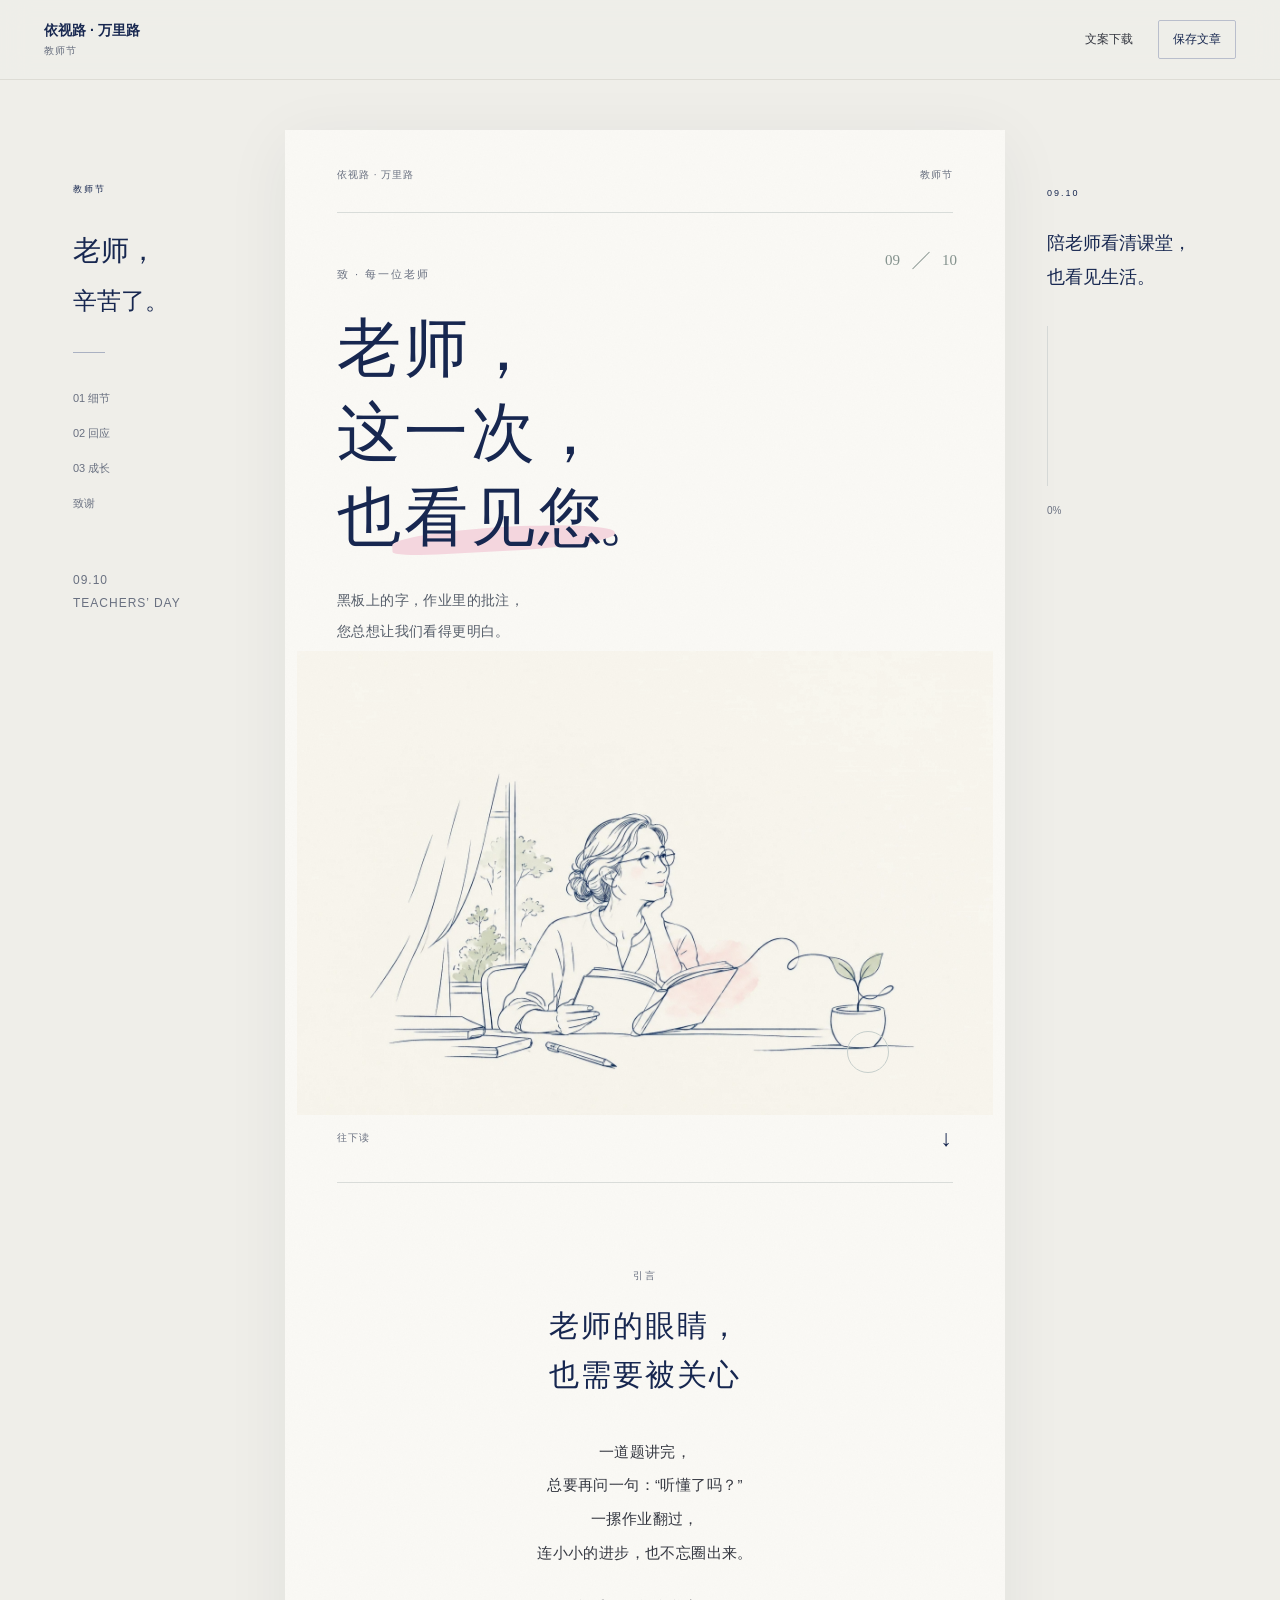
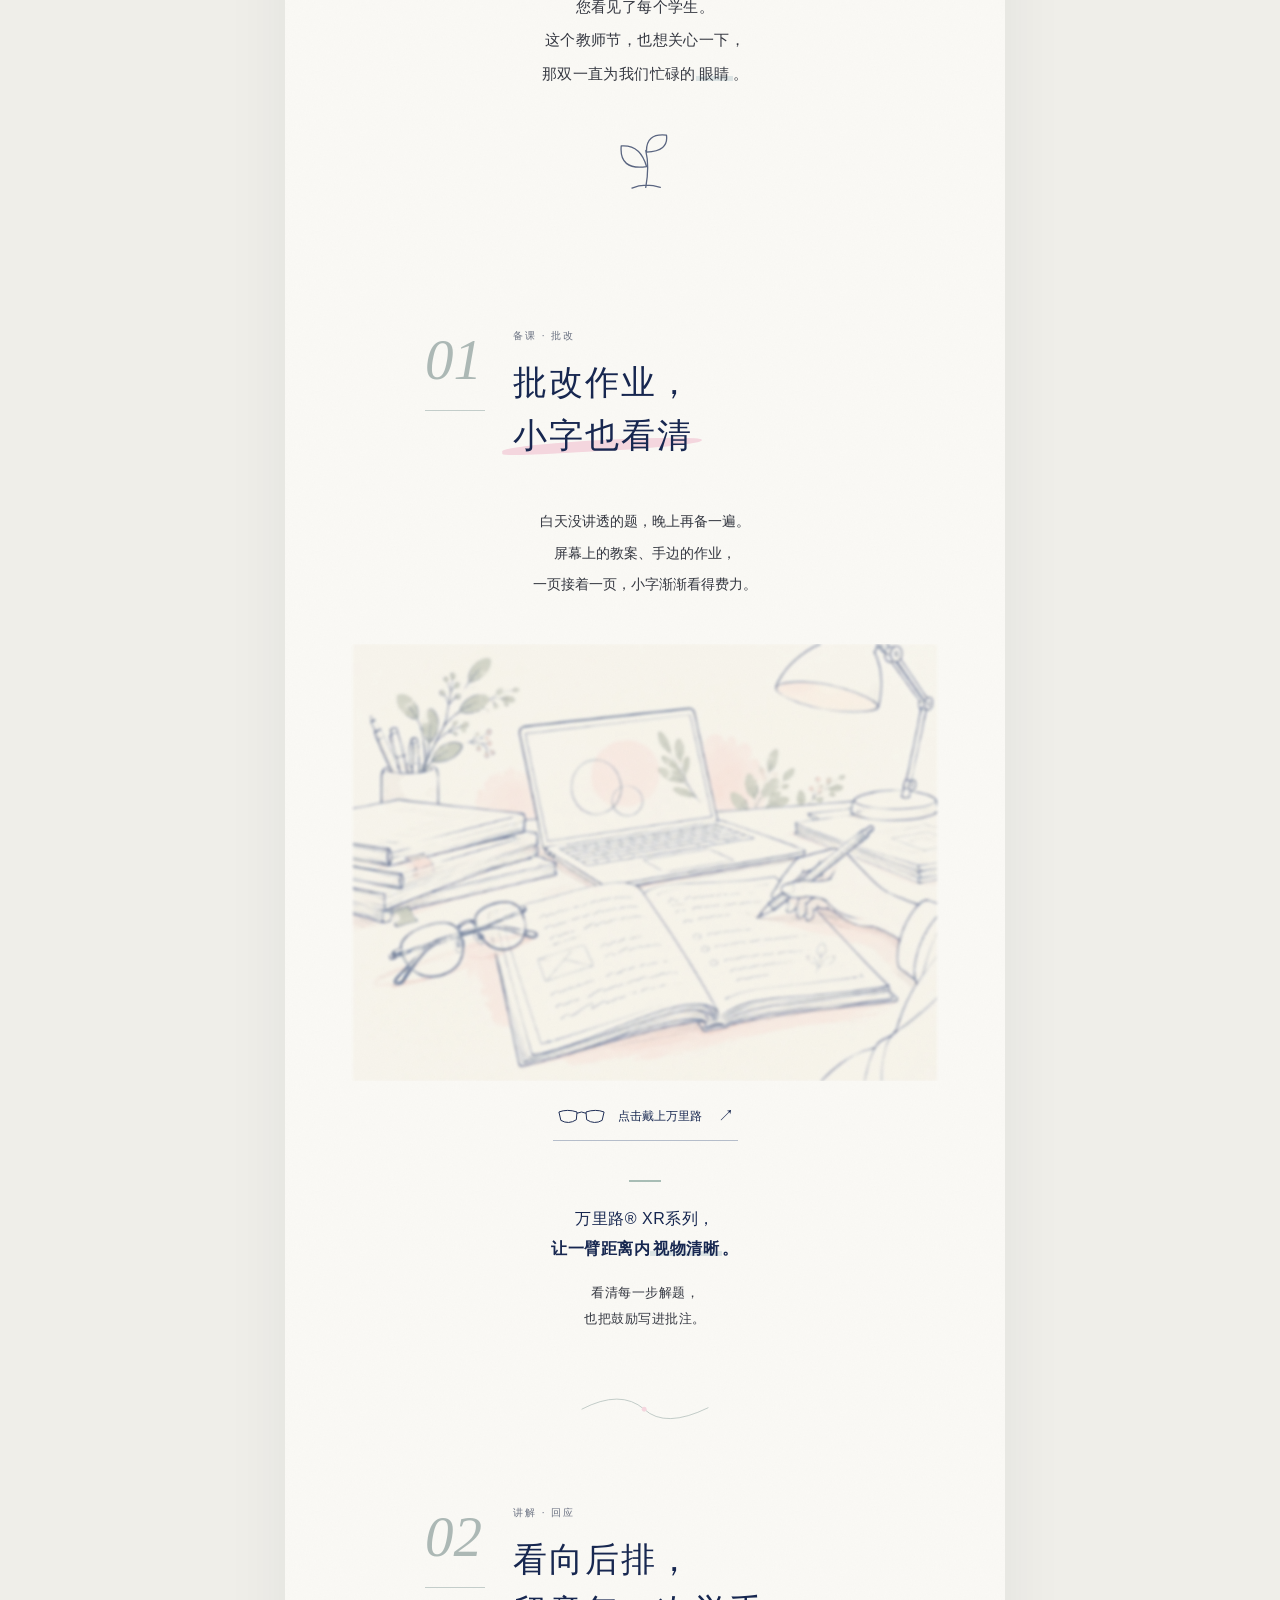
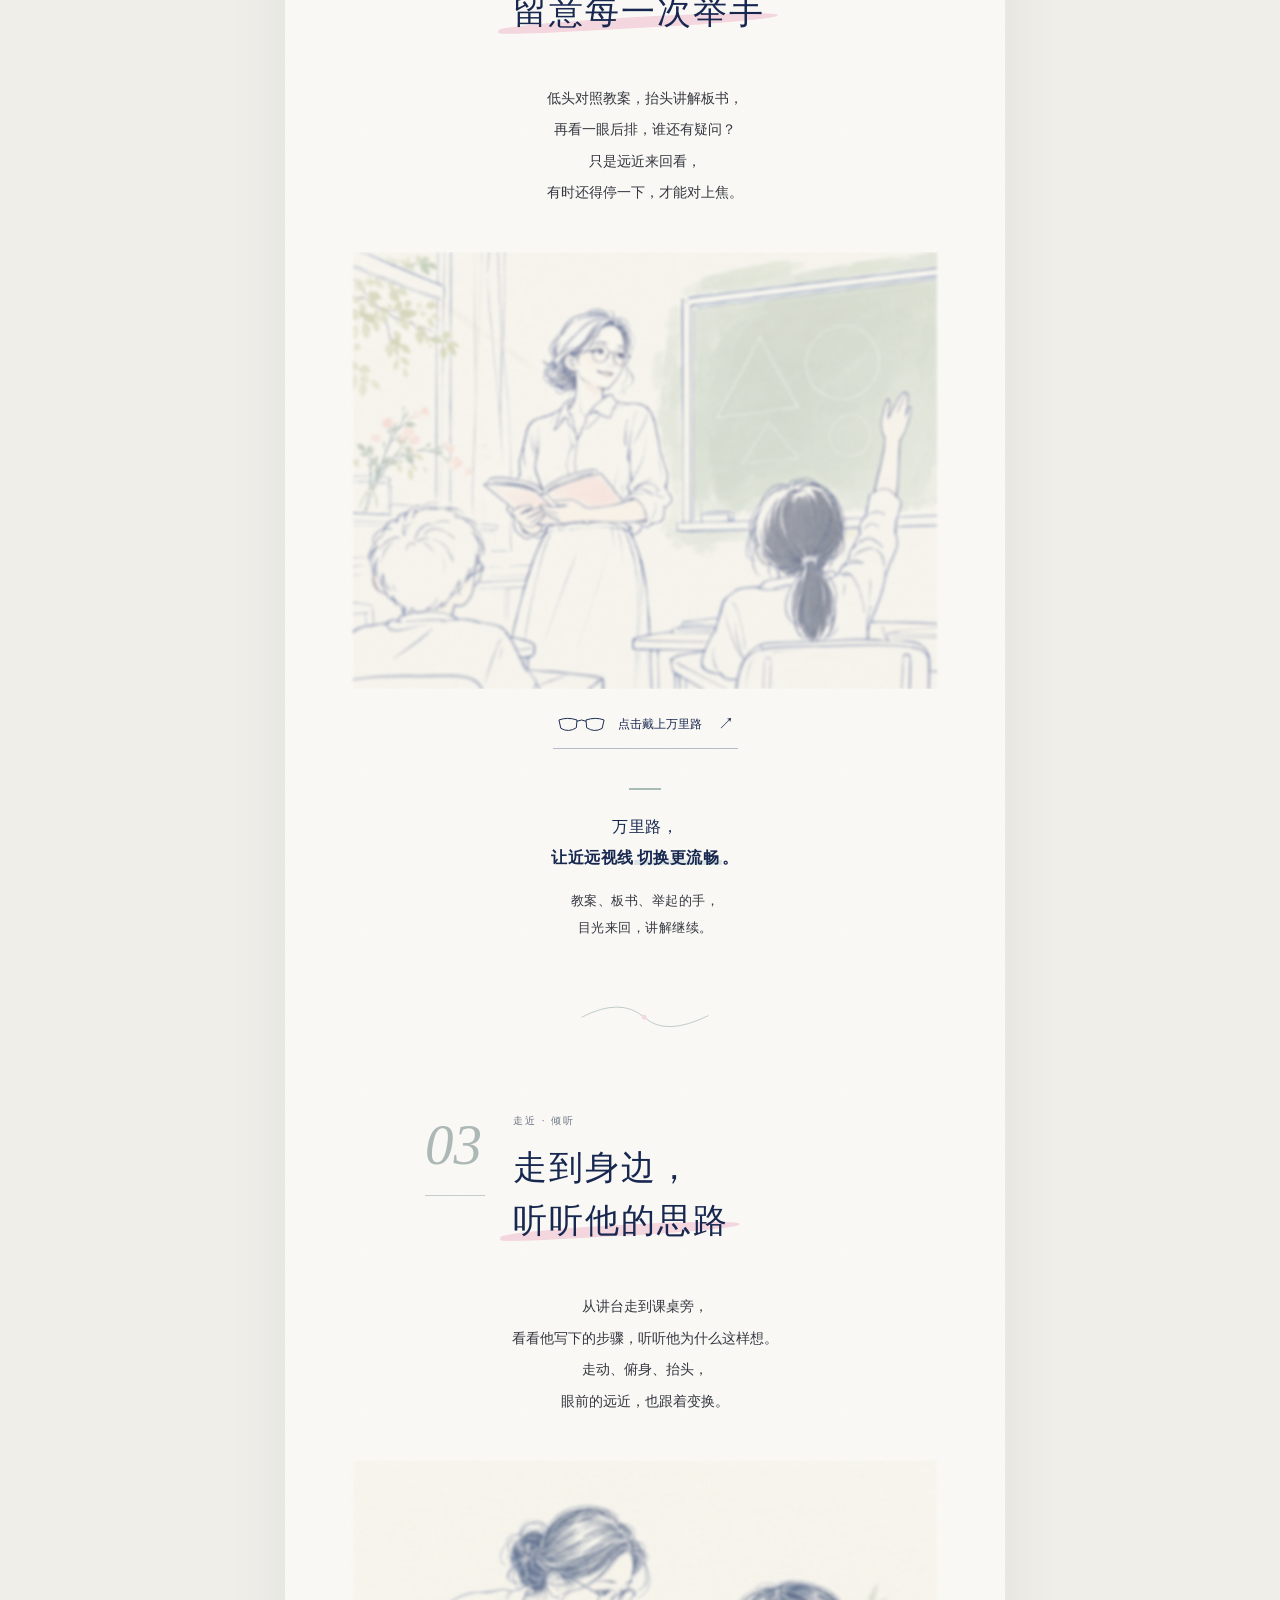
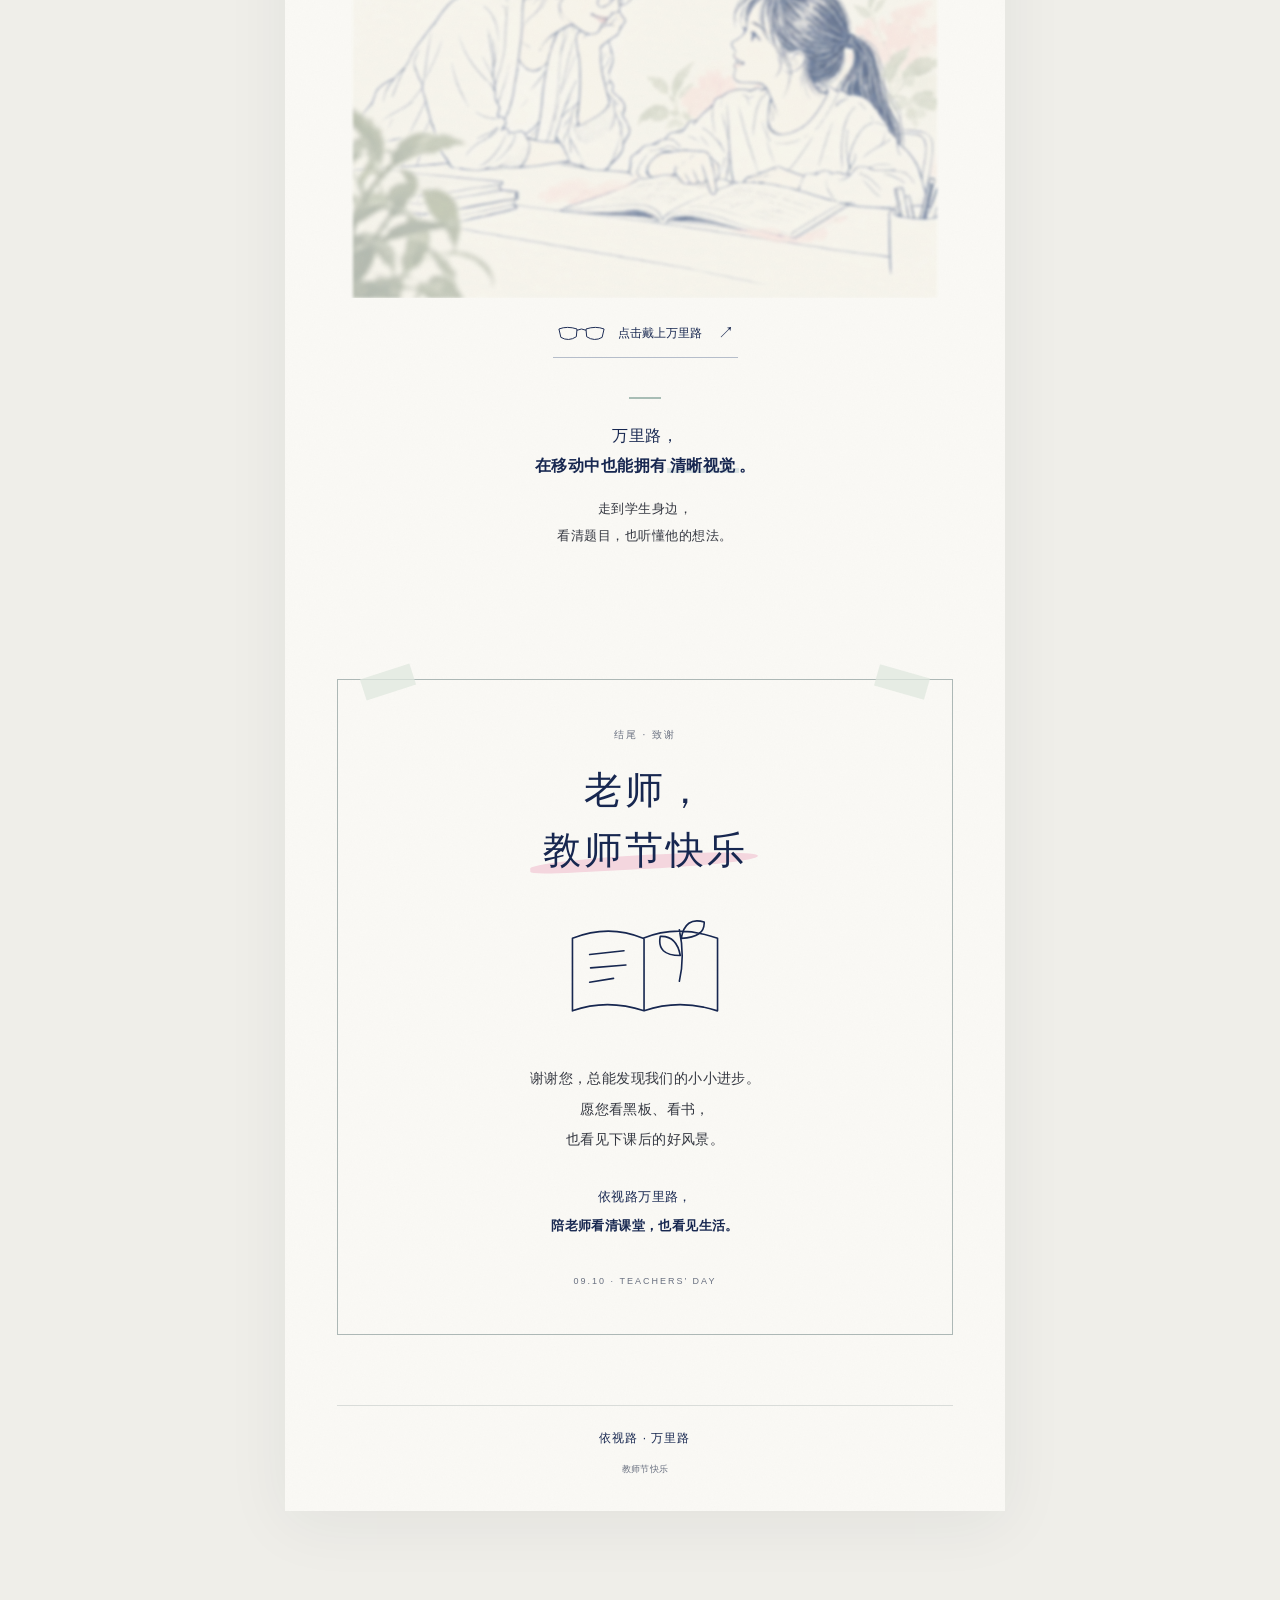
<file: index.html>
<!doctype html>
<html lang="zh-CN">
<head><meta charset="utf-8"><meta name="viewport" content="width=device-width,initial-scale=1"><title>老师，这一次，也看见您｜教师节</title><meta name="description" content="教师节，陪老师看清课堂，也看见生活。"><link rel="stylesheet" href="styles.css"><link rel="icon" href="data:image/svg+xml,%3Csvg xmlns='http://www.w3.org/2000/svg' viewBox='0 0 64 64'%3E%3Crect width='64' height='64' rx='32' fill='%23172750'/%3E%3Ctext x='32' y='44' text-anchor='middle' font-size='38' fill='%23faf9f5'%3E目%3C/text%3E%3C/svg%3E"><meta property="og:title" content="老师，这一次，也看见您｜教师节"><meta property="og:description" content="黑板上的字，作业里的批注，老师总想让我们看得更明白。"><meta property="og:type" content="website"><meta property="og:url" content="https://mon24123.github.io/teachers-day-editorial-preview/"><meta property="og:image" content="https://mon24123.github.io/teachers-day-editorial-preview/assets/hero.png"></head>
<body>
<header class="toolbar"><a class="project" href="#article"><span>依视路 · 万里路<span class="project-sub">教师节</span></span></a><nav aria-label="文章工具"><a href="文案.txt" download>文案下载</a><button type="button" id="print">保存文章</button></nav></header>
<div class="reading-layout">
<aside class="side-note"><span class="tiny">教师节</span><p>老师，<br><em>辛苦了。</em></p><span class="side-rule"></span><a href="#chapter-1">01 细节</a><a href="#chapter-2">02 回应</a><a href="#chapter-3">03 成长</a><a href="#closing">致谢</a><span class="side-foot">09.10<br>TEACHERS’ DAY</span></aside>
<main class="paper" id="article">
<section class="cover" aria-labelledby="title">
<div class="article-meta"><span>依视路 · 万里路</span><span>教师节</span></div>
<div class="cover-date"><span>09</span><i></i><span>10</span></div>
<p class="eyebrow">致 · 每一位老师</p>
<h1 id="title">老师，<br>这一次，<br>也<span class="brush">看见您</span><span class="title-dot">。</span></h1>
<p class="cover-deck">黑板上的字，作业里的批注，<br>您总想让我们看得更明白。</p>
<div class="cover-art"><img src="assets/hero.webp" alt="原创线稿插画：戴眼镜的老师在窗边备课，桌上有一本打开的书和一株幼苗。" width="1536" height="1024" fetchpriority="high"><span class="art-circle"></span></div>
<div class="scroll-cue"><span>往下读</span><span aria-hidden="true">↓</span></div>
</section>
<section class="prologue" aria-labelledby="intro-title">
<span class="section-label">引言</span><h2 id="intro-title">老师的眼睛，<br>也需要被关心</h2>
<p>一道题讲完，<br>总要再问一句：“听懂了吗？”<br>一摞作业翻过，<br>连小小的进步，也不忘圈出来。</p>
<p>您看见了每个学生。<br>这个教师节，也想关心一下，<br>那双一直为我们忙碌的<span class="underline">眼睛</span>。</p>
<div class="doodle sprout" aria-hidden="true"><svg viewBox="0 0 120 90"><path d="M61 80 Q66 52 61 32 M62 53 Q26 58 29 26 Q54 24 62 53 M62 34 Q61 9 88 12 Q91 33 62 34 M43 81 Q59 74 80 80"/></svg></div>
</section>
<section class="chapter" id="chapter-1" aria-labelledby="chapter-title-1">
<div class="chapter-head"><span class="chapter-number">01</span><div><span class="section-label">备课 · 批改</span><h2 id="chapter-title-1">批改作业，<br><span class="brush small">小字也看清</span></h2></div></div>
<div class="chapter-copy"><p>白天没讲透的题，晚上再备一遍。<br>屏幕上的教案、手边的作业，<br>一页接着一页，小字渐渐看得费力。</p></div>
<div class="vision-scene" data-scene="1"><div class="scene-view"><img class="scene-image" src="assets/desk.webp" alt="原创线稿插画：老师的手在作业本上批注，旁边放着备课电脑与教案。" width="1536" height="1024" loading="lazy"><div class="lens-outline" aria-hidden="true"><svg viewBox="0 0 640 430" preserveAspectRatio="none"><path d="M 7 177 C -10 64 120 33 251 51 C 340 63 345 166 302 255 C 257 336 114 348 42 281 C 23 262 11 221 7 177 Z M 633 177 C 650 64 520 33 389 51 C 300 63 295 166 338 255 C 383 336 526 348 598 281 C 617 262 629 221 633 177 Z M 309 117 Q 320 103 331 117"/></svg></div></div><button class="focus-toggle" type="button" aria-pressed="false" aria-label="戴上眼镜看清作业"><svg viewBox="0 0 76 26" aria-hidden="true"><path d="M3 6 Q16 1 31 6 L30 18 Q18 26 6 19 Z M45 6 Q60 1 73 6 L70 19 Q58 26 46 18 Z M31 8 Q38 4 45 8"/></svg><span>点击戴上万里路</span><span class="toggle-arrow" aria-hidden="true">↗</span></button></div>
<div class="benefit"><span class="benefit-marker" aria-hidden="true"></span><p>万里路® XR系列，<br><strong>让一臂距离内<span class="underline">视物清晰</span>。</strong></p><p class="benefit-end">看清每一步解题，<br>也把鼓励写进批注。</p></div>
</section>
<div class="interlude" aria-hidden="true"><svg viewBox="0 0 160 40"><path d="M2 20 Q50 -5 79 20 Q105 44 158 18"/><circle cx="79" cy="20" r="3"/></svg></div>
<section class="chapter" id="chapter-2" aria-labelledby="chapter-title-2">
<div class="chapter-head"><span class="chapter-number">02</span><div><span class="section-label">讲解 · 回应</span><h2 id="chapter-title-2">看向后排，<br><span class="brush small">留意每一次举手</span></h2></div></div>
<div class="chapter-copy"><p>低头对照教案，抬头讲解板书，<br>再看一眼后排，谁还有疑问？<br>只是远近来回看，<br>有时还得停一下，才能对上焦。</p></div>
<div class="vision-scene" data-scene="2"><div class="scene-view"><img class="scene-image" src="assets/classroom.webp" alt="原创线稿插画：老师从教案抬起头，关注课堂后排举手的学生。" width="1536" height="1024" loading="lazy"><div class="lens-outline" aria-hidden="true"><svg viewBox="0 0 640 430" preserveAspectRatio="none"><path d="M 7 177 C -10 64 120 33 251 51 C 340 63 345 166 302 255 C 257 336 114 348 42 281 C 23 262 11 221 7 177 Z M 633 177 C 650 64 520 33 389 51 C 300 63 295 166 338 255 C 383 336 526 348 598 281 C 617 262 629 221 633 177 Z M 309 117 Q 320 103 331 117"/></svg></div></div><button class="focus-toggle" type="button" aria-pressed="false" aria-label="戴上眼镜看看课堂"><svg viewBox="0 0 76 26" aria-hidden="true"><path d="M3 6 Q16 1 31 6 L30 18 Q18 26 6 19 Z M45 6 Q60 1 73 6 L70 19 Q58 26 46 18 Z M31 8 Q38 4 45 8"/></svg><span>点击戴上万里路</span><span class="toggle-arrow" aria-hidden="true">↗</span></button></div>
<div class="benefit"><span class="benefit-marker" aria-hidden="true"></span><p>万里路，<br><strong>让近远视线<span class="underline">切换更流畅</span>。</strong></p><p class="benefit-end">教案、板书、举起的手，<br>目光来回，讲解继续。</p></div>
</section>
<div class="interlude" aria-hidden="true"><svg viewBox="0 0 160 40"><path d="M2 20 Q50 -5 79 20 Q105 44 158 18"/><circle cx="79" cy="20" r="3"/></svg></div>
<section class="chapter" id="chapter-3" aria-labelledby="chapter-title-3">
<div class="chapter-head"><span class="chapter-number">03</span><div><span class="section-label">走近 · 倾听</span><h2 id="chapter-title-3">走到身边，<br><span class="brush small">听听他的思路</span></h2></div></div>
<div class="chapter-copy"><p>从讲台走到课桌旁，<br>看看他写下的步骤，听听他为什么这样想。<br>走动、俯身、抬头，<br>眼前的远近，也跟着变换。</p></div>
<div class="vision-scene" data-scene="3"><div class="scene-view"><img class="scene-image" src="assets/conversation.webp" alt="原创线稿插画：老师走到学生桌边，倾听学生对题目的思路。" width="1536" height="1024" loading="lazy"><div class="lens-outline" aria-hidden="true"><svg viewBox="0 0 640 430" preserveAspectRatio="none"><path d="M 7 177 C -10 64 120 33 251 51 C 340 63 345 166 302 255 C 257 336 114 348 42 281 C 23 262 11 221 7 177 Z M 633 177 C 650 64 520 33 389 51 C 300 63 295 166 338 255 C 383 336 526 348 598 281 C 617 262 629 221 633 177 Z M 309 117 Q 320 103 331 117"/></svg></div></div><button class="focus-toggle" type="button" aria-pressed="false" aria-label="戴上眼镜看看桌边交流"><svg viewBox="0 0 76 26" aria-hidden="true"><path d="M3 6 Q16 1 31 6 L30 18 Q18 26 6 19 Z M45 6 Q60 1 73 6 L70 19 Q58 26 46 18 Z M31 8 Q38 4 45 8"/></svg><span>点击戴上万里路</span><span class="toggle-arrow" aria-hidden="true">↗</span></button></div>
<div class="benefit"><span class="benefit-marker" aria-hidden="true"></span><p>万里路，<br><strong>在移动中也能拥有<span class="underline">清晰视觉</span>。</strong></p><p class="benefit-end">走到学生身边，<br>看清题目，也听懂他的想法。</p></div>
</section>
<section class="closing" id="closing" aria-labelledby="closing-title"><div class="closing-frame"><span class="section-label">结尾 · 致谢</span><h2 id="closing-title">老师，<br><span class="brush">教师节快乐</span></h2><div class="doodle"><svg viewBox="0 0 220 140"><path d="M34 37 Q72 22 108 37 Q144 22 186 37 L186 113 Q146 100 109 113 Q70 100 34 113 Z M109 38 L109 113 M52 54 L88 50 M53 68 L90 65 M52 83 L77 79 M146 82 Q152 56 146 28 M147 55 Q122 55 126 35 Q143 34 147 55 M148 37 Q152 14 172 20 Q173 36 148 37"/></svg></div><p>谢谢您，总能发现我们的小小进步。<br>愿您看黑板、看书，<br>也看见下课后的好风景。</p><p class="closing-sign">依视路万里路，<br><strong>陪老师看清课堂，也看见生活。</strong></p><span class="closing-date">09.10 · TEACHERS’ DAY</span></div></section>
<footer class="article-footer"><span>依视路 · 万里路</span><p>教师节快乐</p></footer>
</main><aside class="right-note"><span class="tiny">09.10</span><p>陪老师看清课堂，<br>也看见生活。</p><div class="progress-line"><span id="progress"></span></div><span id="percent">0%</span></aside></div>
<div class="toast" role="status" aria-live="polite" id="toast"></div><script src="app.js"></script>
</body></html>
</file>
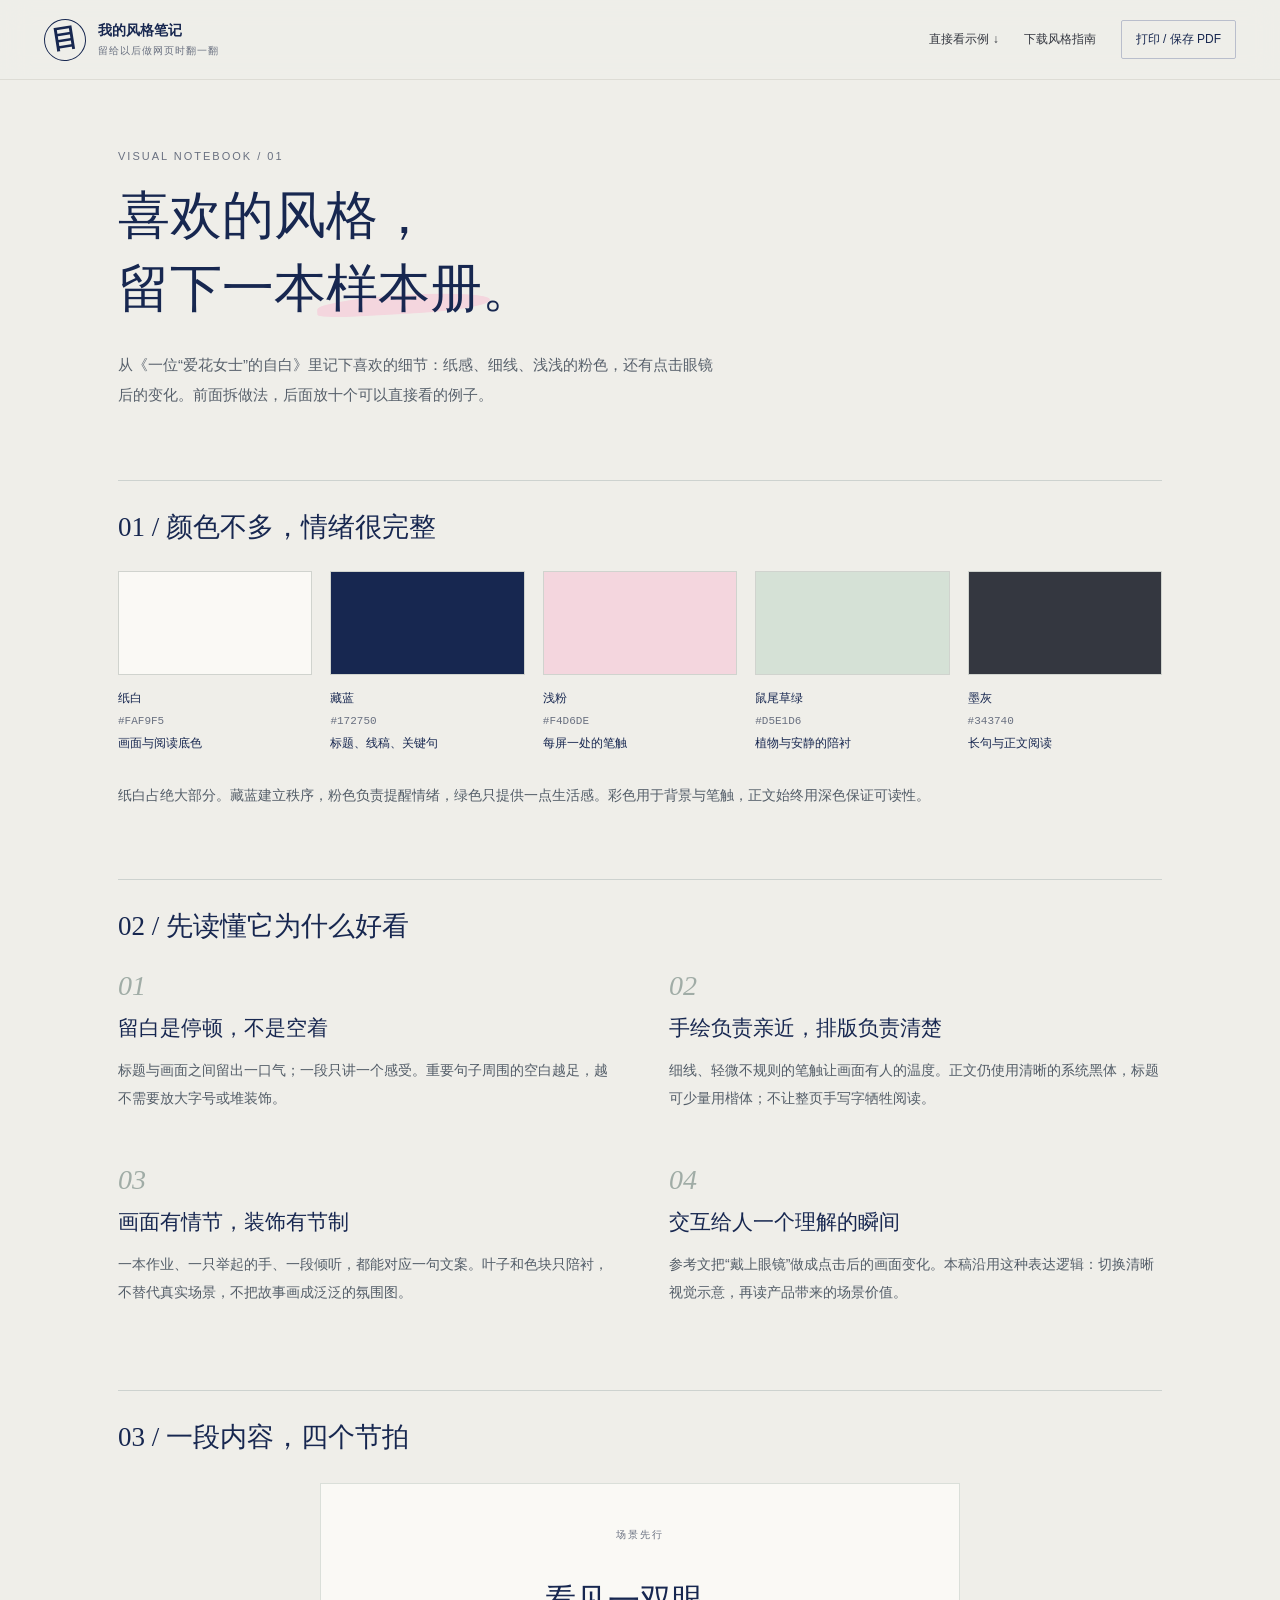
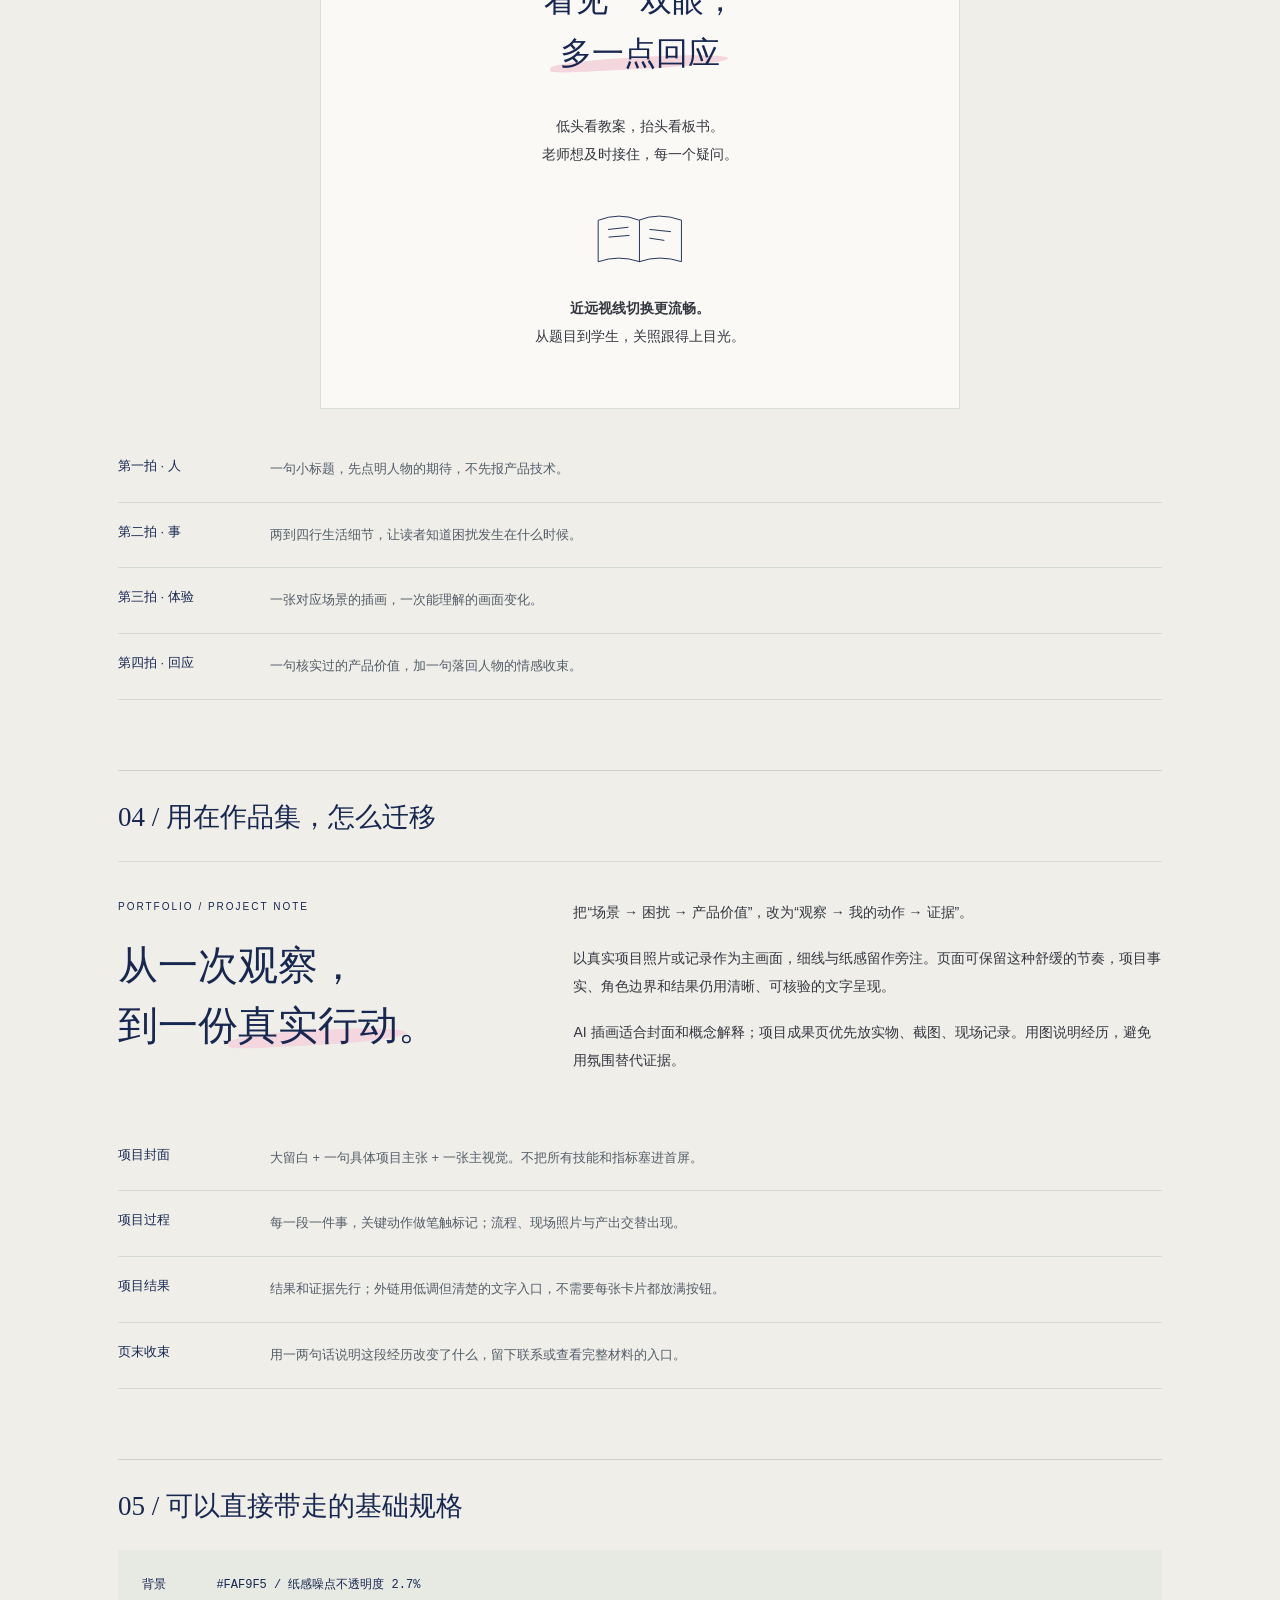
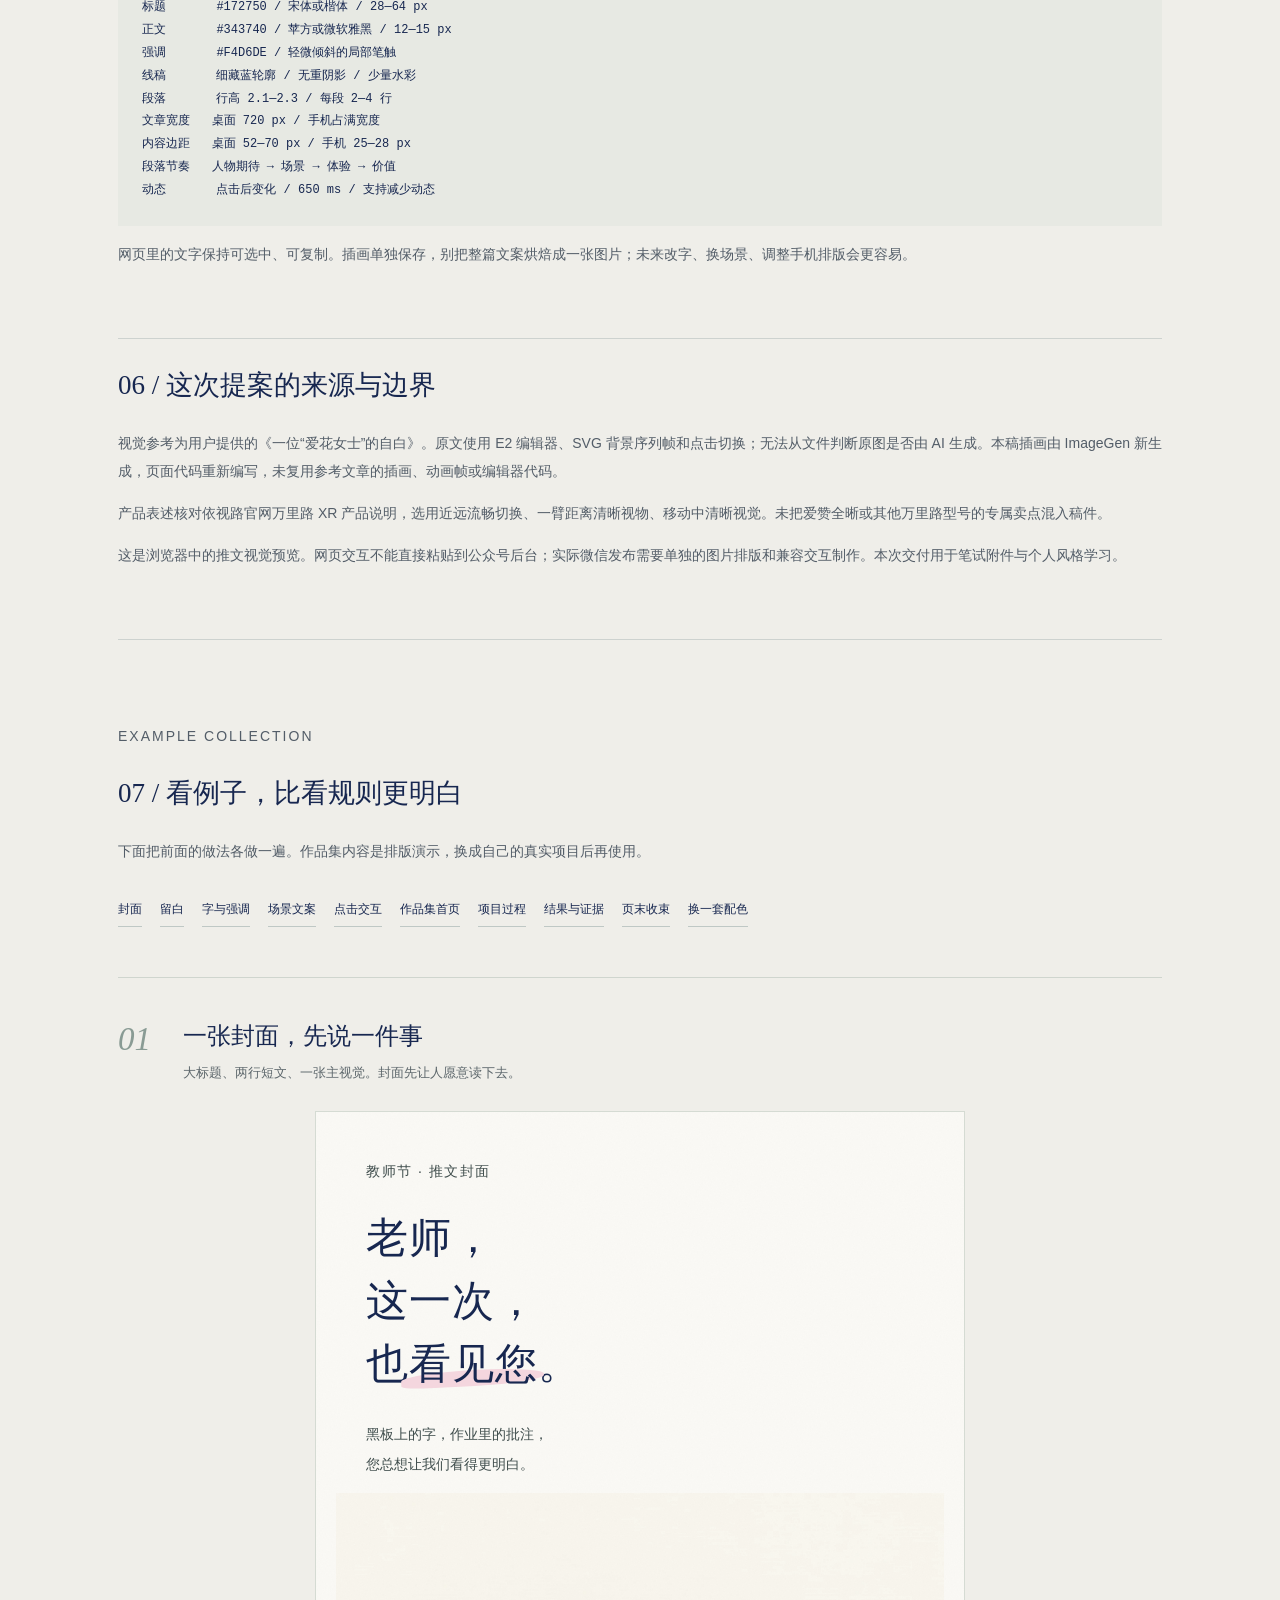
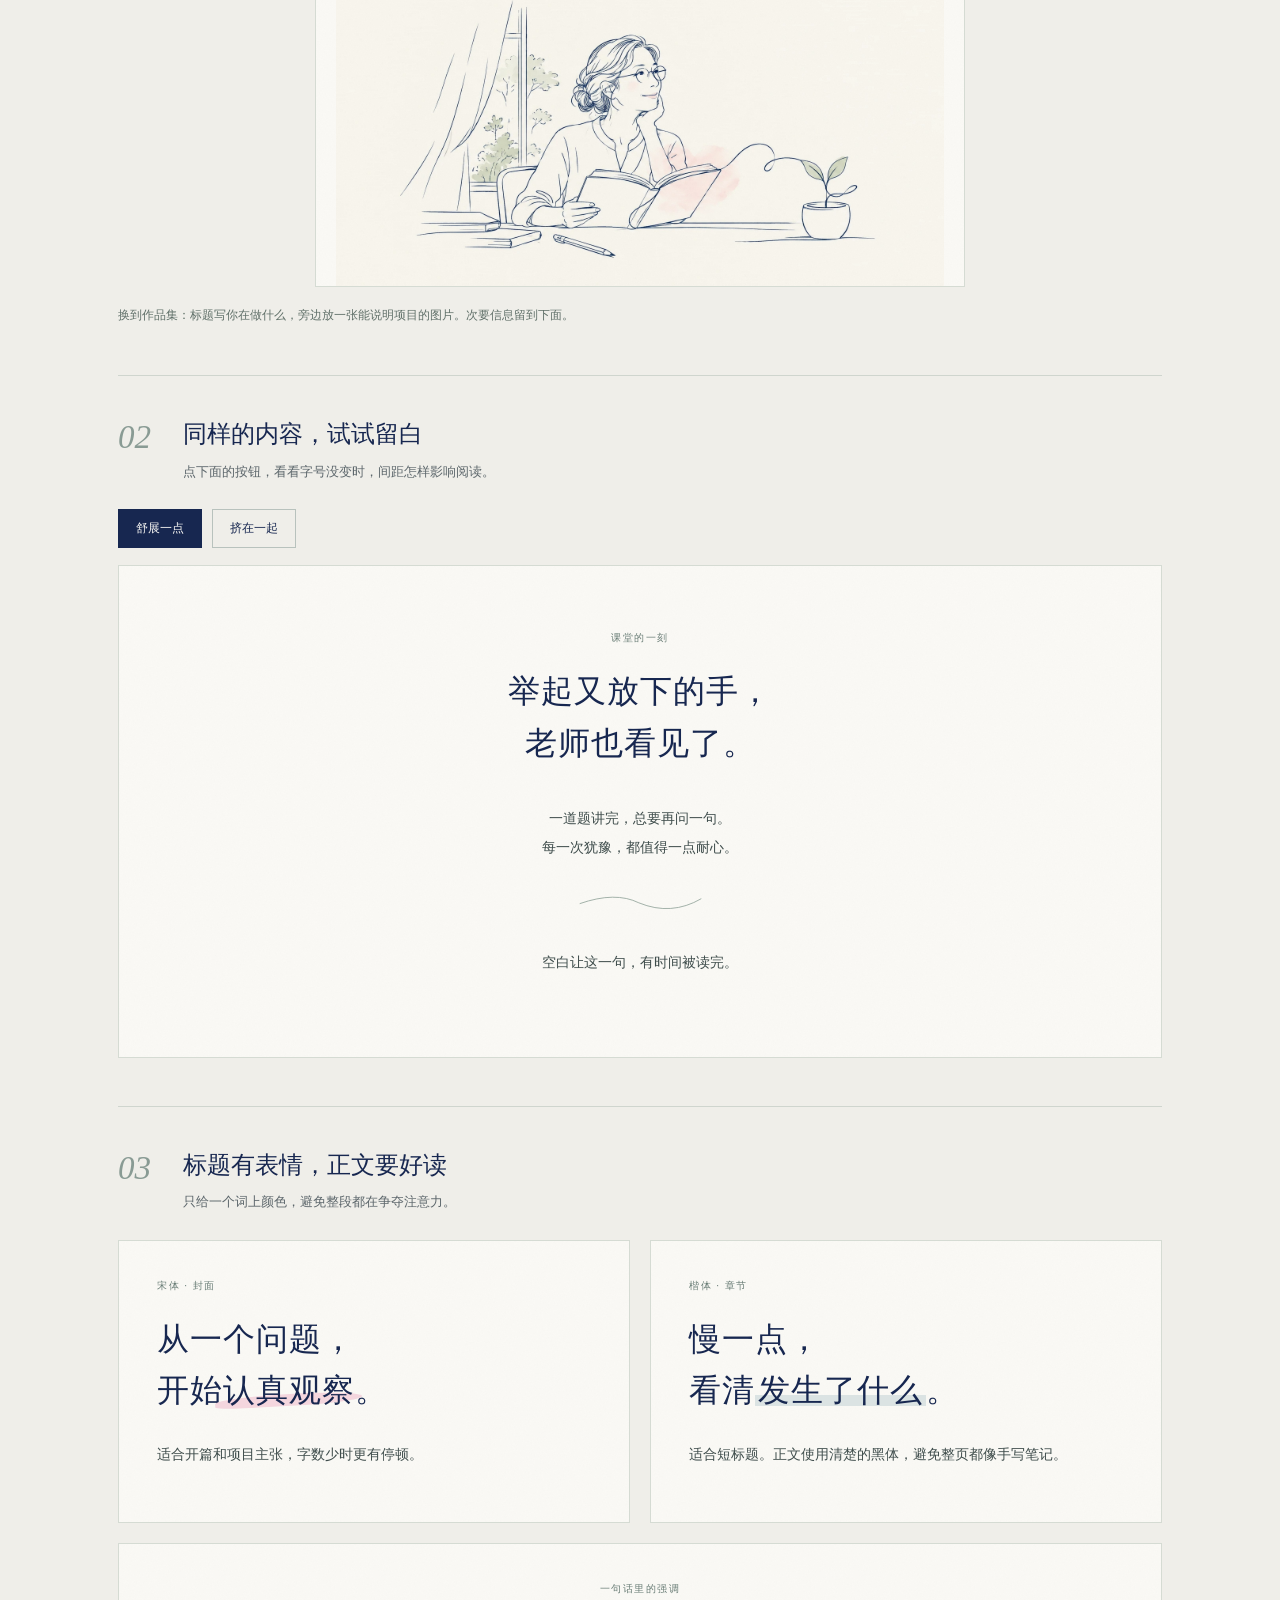
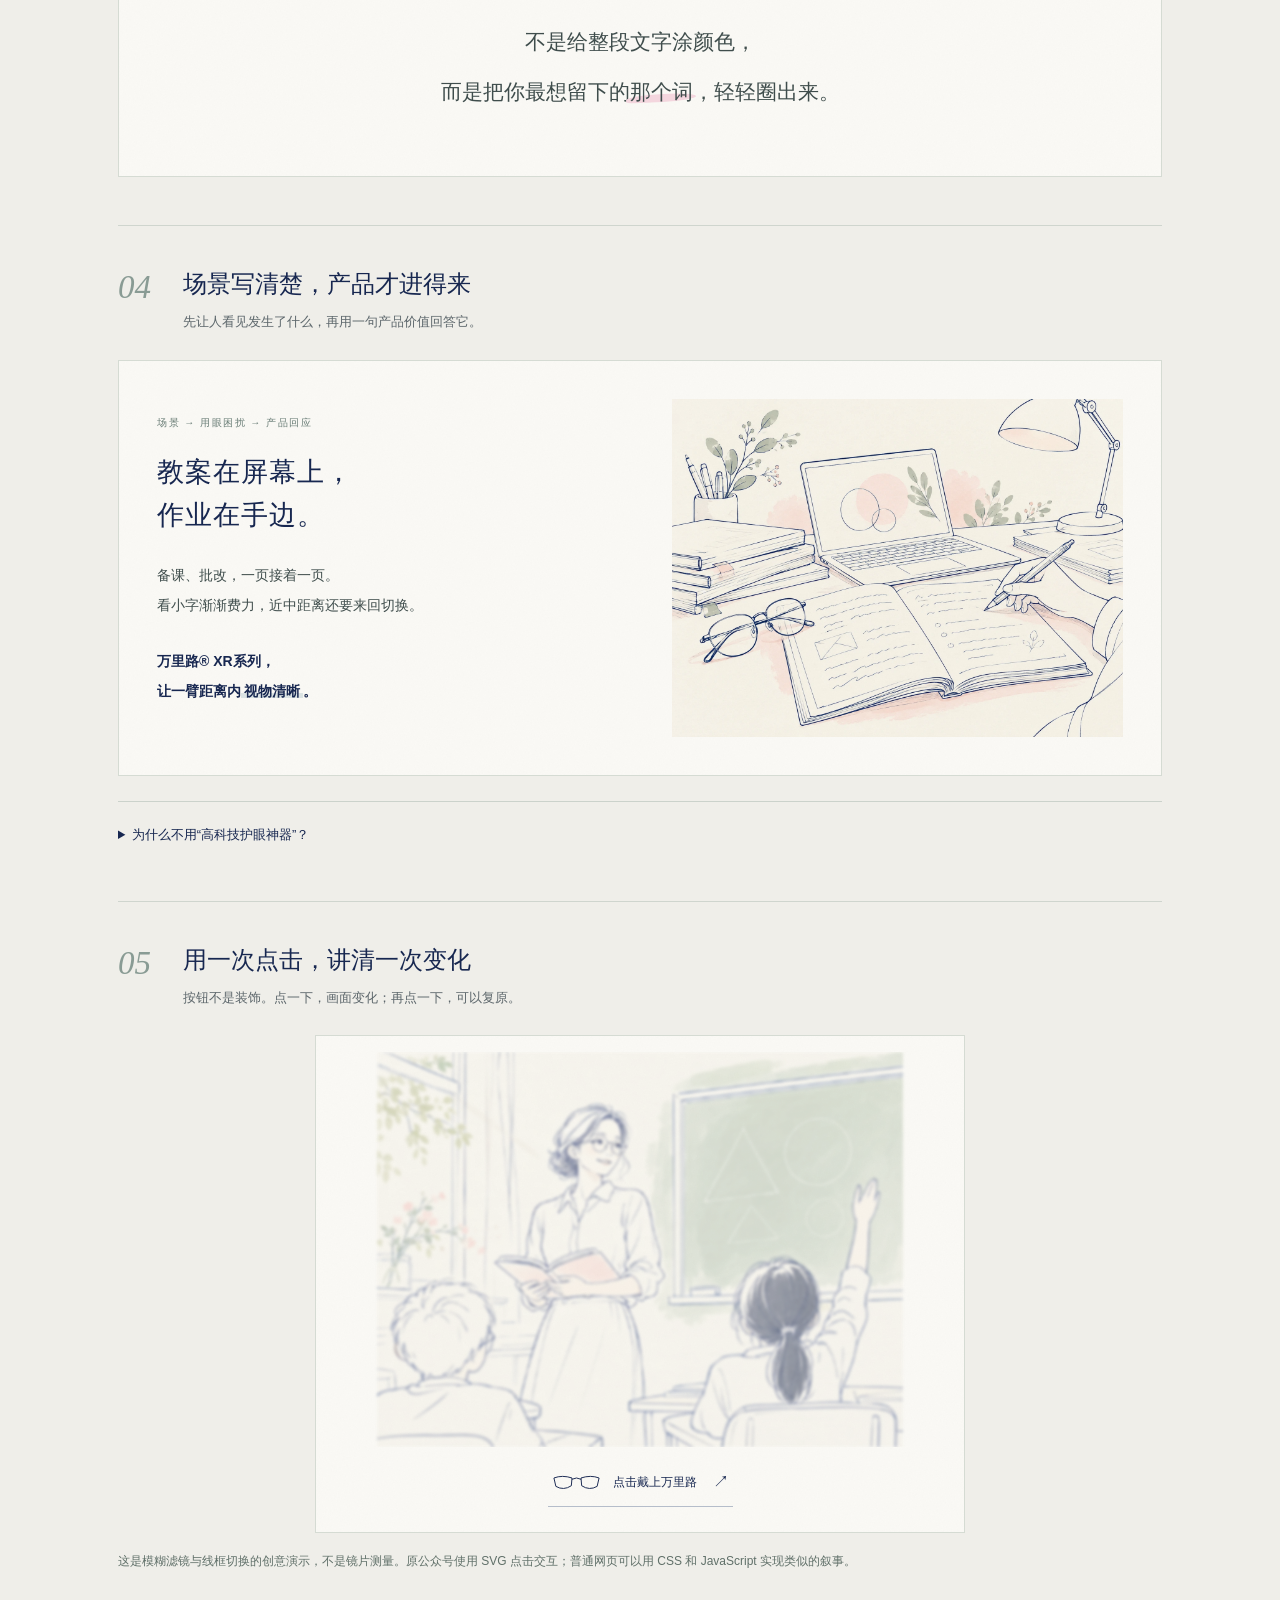
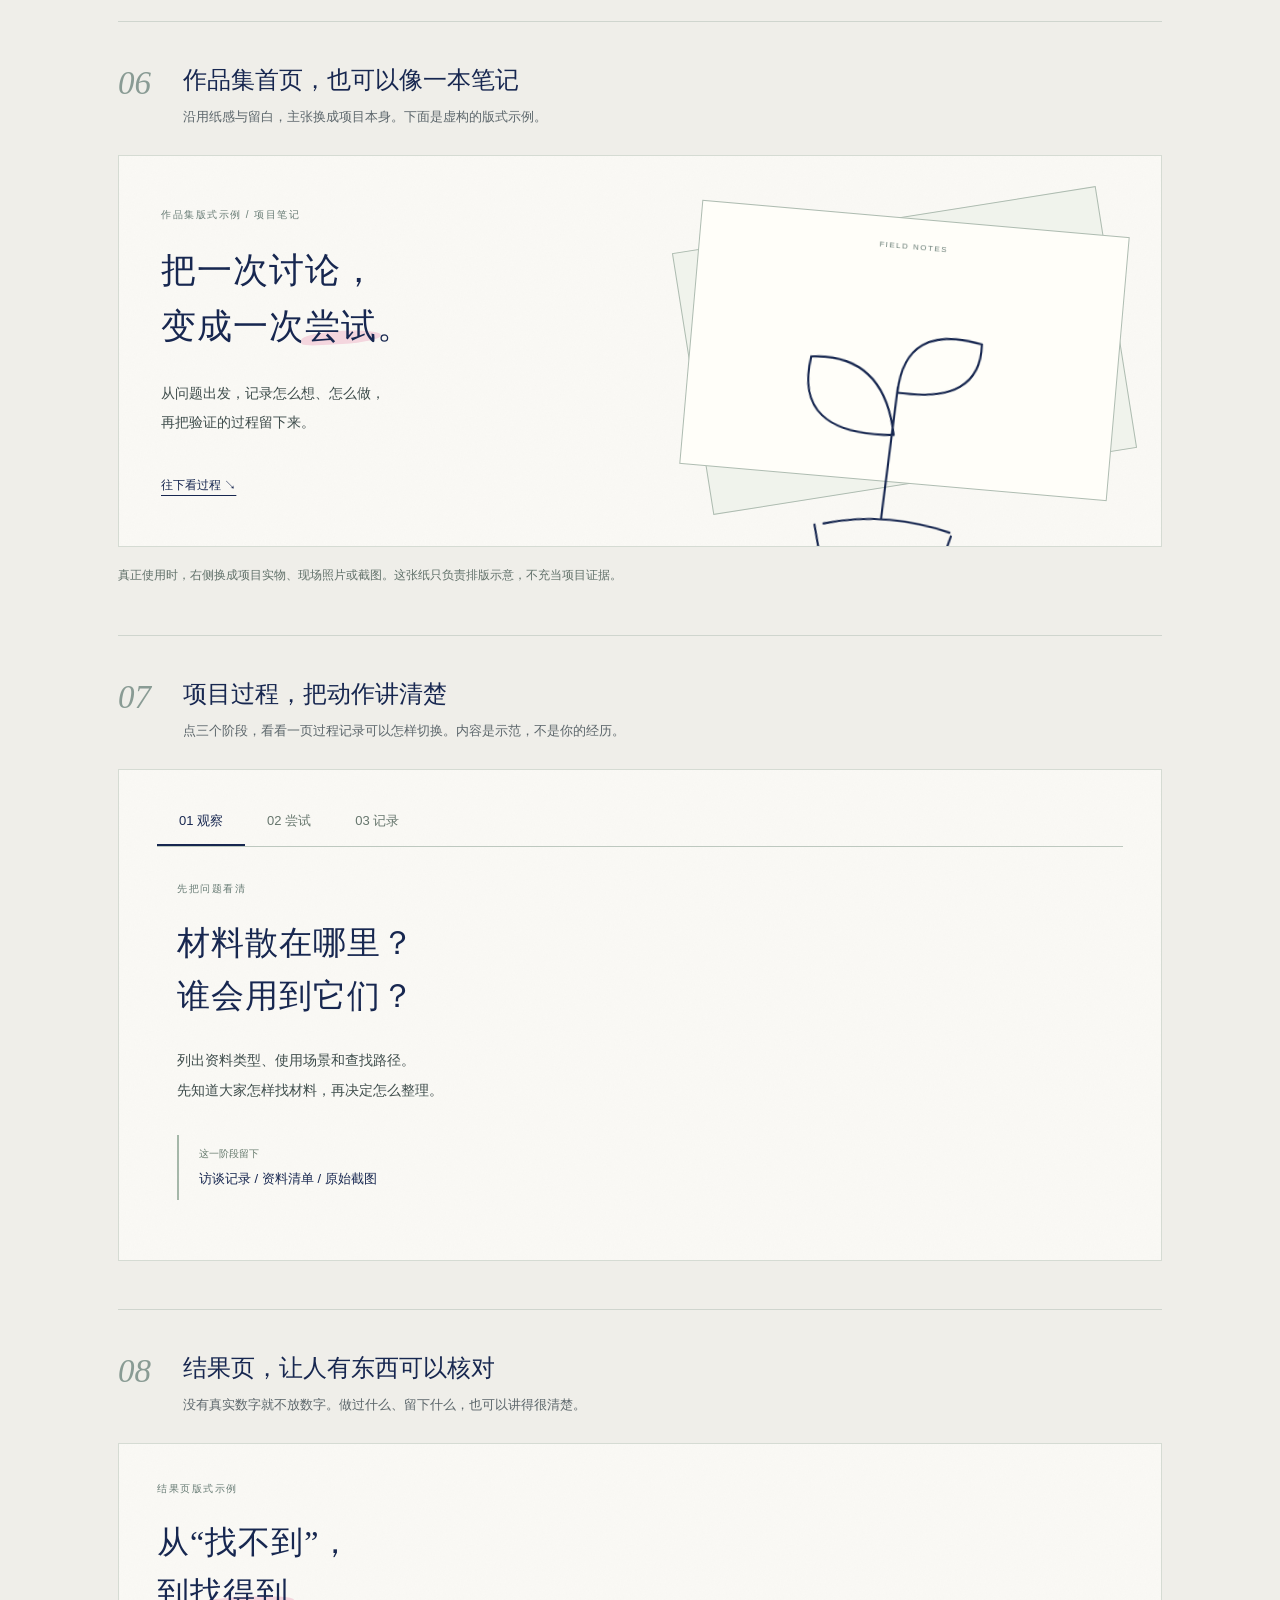
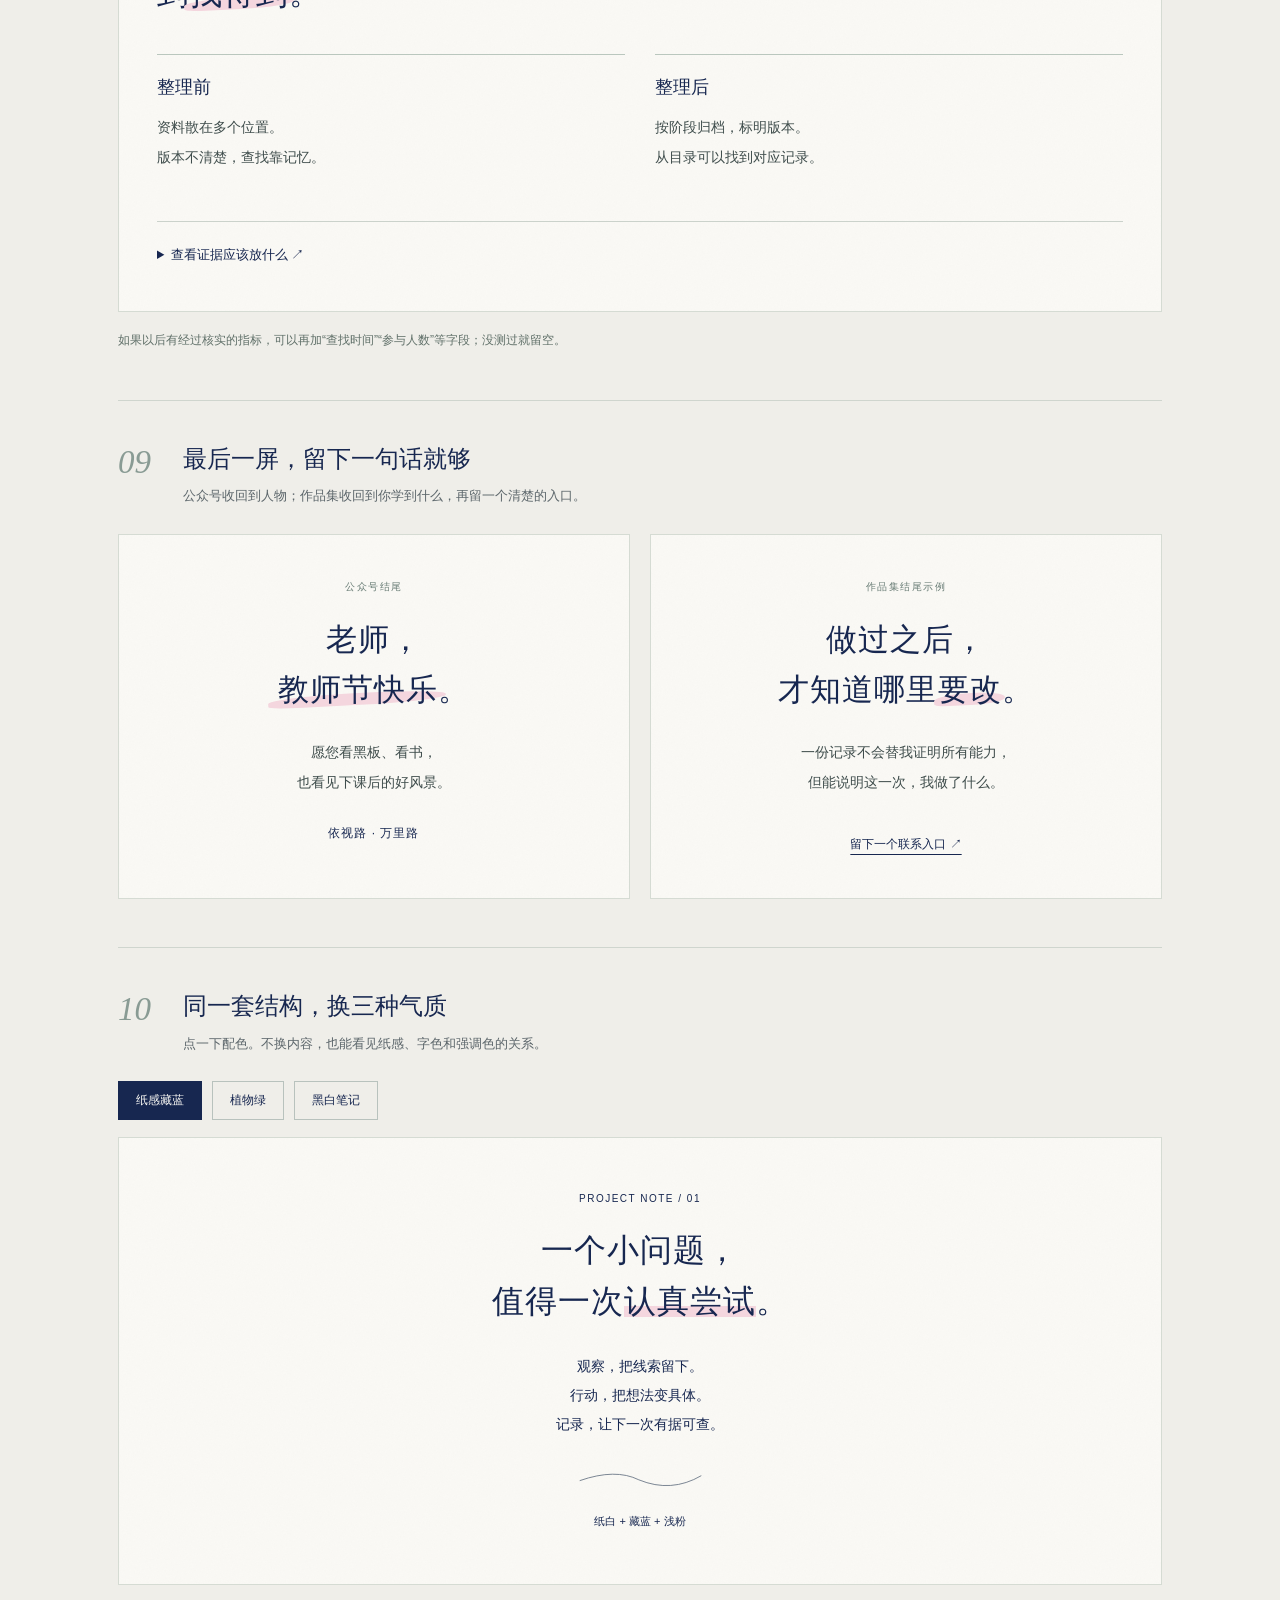
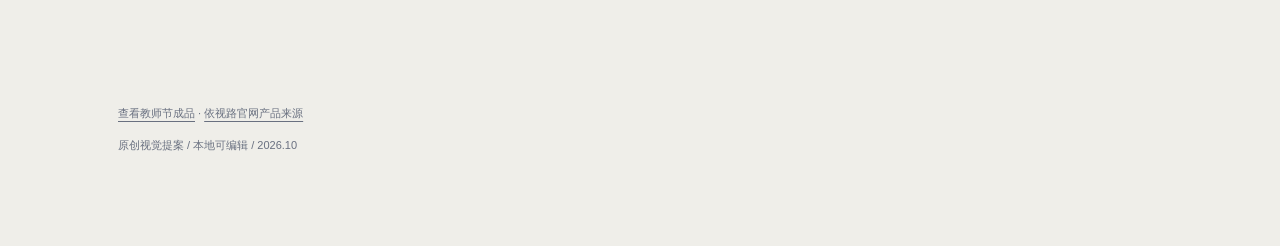
<file: style.html>
<!doctype html><html lang="zh-CN"><head><meta charset="utf-8"><meta name="viewport" content="width=device-width,initial-scale=1"><title>把温柔做成设计｜风格拆解与复用</title><link rel="stylesheet" href="styles.css"><link rel="icon" href="data:image/svg+xml,%3Csvg xmlns='http://www.w3.org/2000/svg' viewBox='0 0 64 64'%3E%3Crect width='64' height='64' rx='32' fill='%23172750'/%3E%3Ctext x='32' y='44' text-anchor='middle' font-size='38' fill='%23faf9f5'%3E目%3C/text%3E%3C/svg%3E"></head><body>
<header class="toolbar"><a class="project" href="index.html"><span class="project-mark">目</span><span>我的风格笔记<span class="project-sub">留给以后做网页时翻一翻</span></span></a><nav aria-label="风格页导航"><a href="#examples">直接看示例 ↓</a><a href="风格复用指南.md" download>下载风格指南</a><button id="print" type="button">打印 / 保存 PDF</button></nav></header>
<main class="notebook"><header class="notebook-header"><p class="eyebrow">VISUAL NOTEBOOK / 01</p><h1>喜欢的风格，<br>留下一本<span class="brush">样本册</span>。</h1><p>从《一位“爱花女士”的自白》里记下喜欢的细节：纸感、细线、浅浅的粉色，还有点击眼镜后的变化。前面拆做法，后面放十个可以直接看的例子。</p></header>
<section class="notebook-section"><h2>01 / 颜色不多，情绪很完整</h2><div class="swatches"><div><div class="swatch-box" style="background:#faf9f5"></div><p>纸白<br><code>#FAF9F5</code><br>画面与阅读底色</p></div><div><div class="swatch-box" style="background:#172750"></div><p>藏蓝<br><code>#172750</code><br>标题、线稿、关键句</p></div><div><div class="swatch-box" style="background:#f4d6de"></div><p>浅粉<br><code>#F4D6DE</code><br>每屏一处的笔触</p></div><div><div class="swatch-box" style="background:#d5e1d6"></div><p>鼠尾草绿<br><code>#D5E1D6</code><br>植物与安静的陪衬</p></div><div><div class="swatch-box" style="background:#343740"></div><p>墨灰<br><code>#343740</code><br>长句与正文阅读</p></div></div><p>纸白占绝大部分。藏蓝建立秩序，粉色负责提醒情绪，绿色只提供一点生活感。彩色用于背景与笔触，正文始终用深色保证可读性。</p></section>
<section class="notebook-section"><h2>02 / 先读懂它为什么好看</h2><div class="principles"><div><span class="principle-number">01</span><h3>留白是停顿，不是空着</h3><p>标题与画面之间留出一口气；一段只讲一个感受。重要句子周围的空白越足，越不需要放大字号或堆装饰。</p></div><div><span class="principle-number">02</span><h3>手绘负责亲近，排版负责清楚</h3><p>细线、轻微不规则的笔触让画面有人的温度。正文仍使用清晰的系统黑体，标题可少量用楷体；不让整页手写字牺牲阅读。</p></div><div><span class="principle-number">03</span><h3>画面有情节，装饰有节制</h3><p>一本作业、一只举起的手、一段倾听，都能对应一句文案。叶子和色块只陪衬，不替代真实场景，不把故事画成泛泛的氛围图。</p></div><div><span class="principle-number">04</span><h3>交互给人一个理解的瞬间</h3><p>参考文把“戴上眼镜”做成点击后的画面变化。本稿沿用这种表达逻辑：切换清晰视觉示意，再读产品带来的场景价值。</p></div></div></section>
<section class="notebook-section"><h2>03 / 一段内容，四个节拍</h2><div class="notebook-preview"><span class="section-label">场景先行</span><h3>看见一双眼，<br><span class="brush">多一点回应</span></h3><p>低头看教案，抬头看板书。<br>老师想及时接住，每一个疑问。</p><div class="doodle"><svg viewBox="0 0 220 140"><path d="M34 37 Q72 22 108 37 Q144 22 186 37 L186 113 Q146 100 109 113 Q70 100 34 113 Z M109 38 L109 113 M52 54 L88 50 M53 68 L90 65 M128 54 L166 58 M128 70 L154 74"/></svg></div><p><strong>近远视线切换更流畅。</strong><br>从题目到学生，关照跟得上目光。</p></div><dl><div class="spec-row"><dt>第一拍 · 人</dt><dd>一句小标题，先点明人物的期待，不先报产品技术。</dd></div><div class="spec-row"><dt>第二拍 · 事</dt><dd>两到四行生活细节，让读者知道困扰发生在什么时候。</dd></div><div class="spec-row"><dt>第三拍 · 体验</dt><dd>一张对应场景的插画，一次能理解的画面变化。</dd></div><div class="spec-row"><dt>第四拍 · 回应</dt><dd>一句核实过的产品价值，加一句落回人物的情感收束。</dd></div></dl></section>
<section class="notebook-section"><h2>04 / 用在作品集，怎么迁移</h2><div class="portfolio-demo"><div><span class="mini-kicker">PORTFOLIO / PROJECT NOTE</span>从一次观察，<br>到一份<span class="brush">真实行动</span>。</div><div><p>把“场景 → 困扰 → 产品价值”，改为“观察 → 我的动作 → 证据”。</p><p style="margin-top:18px">以真实项目照片或记录作为主画面，细线与纸感留作旁注。页面可保留这种舒缓的节奏，项目事实、角色边界和结果仍用清晰、可核验的文字呈现。</p><p style="margin-top:18px">AI 插画适合封面和概念解释；项目成果页优先放实物、截图、现场记录。用图说明经历，避免用氛围替代证据。</p></div></div><dl><div class="spec-row"><dt>项目封面</dt><dd>大留白 + 一句具体项目主张 + 一张主视觉。不把所有技能和指标塞进首屏。</dd></div><div class="spec-row"><dt>项目过程</dt><dd>每一段一件事，关键动作做笔触标记；流程、现场照片与产出交替出现。</dd></div><div class="spec-row"><dt>项目结果</dt><dd>结果和证据先行；外链用低调但清楚的文字入口，不需要每张卡片都放满按钮。</dd></div><div class="spec-row"><dt>页末收束</dt><dd>用一两句话说明这段经历改变了什么，留下联系或查看完整材料的入口。</dd></div></dl></section>
<section class="notebook-section"><h2>05 / 可以直接带走的基础规格</h2><pre class="code-block">背景       #FAF9F5 / 纸感噪点不透明度 2.7%
标题       #172750 / 宋体或楷体 / 28—64 px
正文       #343740 / 苹方或微软雅黑 / 12—15 px
强调       #F4D6DE / 轻微倾斜的局部笔触
线稿       细藏蓝轮廓 / 无重阴影 / 少量水彩
段落       行高 2.1—2.3 / 每段 2—4 行
文章宽度   桌面 720 px / 手机占满宽度
内容边距   桌面 52—70 px / 手机 25—28 px
段落节奏   人物期待 → 场景 → 体验 → 价值
动态       点击后变化 / 650 ms / 支持减少动态</pre><p>网页里的文字保持可选中、可复制。插画单独保存，别把整篇文案烘焙成一张图片；未来改字、换场景、调整手机排版会更容易。</p></section>
<section class="notebook-section"><h2>06 / 这次提案的来源与边界</h2><p>视觉参考为用户提供的《一位“爱花女士”的自白》。原文使用 E2 编辑器、SVG 背景序列帧和点击切换；无法从文件判断原图是否由 AI 生成。本稿插画由 ImageGen 新生成，页面代码重新编写，未复用参考文章的插画、动画帧或编辑器代码。</p><p>产品表述核对依视路官网万里路 XR 产品说明，选用近远流畅切换、一臂距离清晰视物、移动中清晰视觉。未把爱赞全晰或其他万里路型号的专属卖点混入稿件。</p><p>这是浏览器中的推文视觉预览。网页交互不能直接粘贴到公众号后台；实际微信发布需要单独的图片排版和兼容交互制作。本次交付用于笔试附件与个人风格学习。</p></section>
<section class="notebook-section examples" id="examples"><p class="eyebrow">EXAMPLE COLLECTION</p><h2>07 / 看例子，比看规则更明白</h2><p>下面把前面的做法各做一遍。作品集内容是排版演示，换成自己的真实项目后再使用。</p>
<nav class="example-index" aria-label="示例目录"><a href="#example-cover">封面</a><a href="#example-space">留白</a><a href="#example-type">字与强调</a><a href="#example-scene">场景文案</a><a href="#example-interaction">点击交互</a><a href="#example-portfolio">作品集首页</a><a href="#example-process">项目过程</a><a href="#example-evidence">结果与证据</a><a href="#example-ending">页末收束</a><a href="#example-palette">换一套配色</a></nav>

<article class="example" id="example-cover"><header class="example-heading"><span>01</span><div><h3>一张封面，先说一件事</h3><p>大标题、两行短文、一张主视觉。封面先让人愿意读下去。</p></div></header><div class="sample sample-cover"><p class="sample-kicker">教师节 · 推文封面</p><h4>老师，<br>这一次，<br>也<span class="brush">看见您</span>。</h4><p>黑板上的字，作业里的批注，<br>您总想让我们看得更明白。</p><img src="assets/hero.webp" alt="老师在窗边读教案的封面示例" loading="lazy"></div><p class="example-note">换到作品集：标题写你在做什么，旁边放一张能说明项目的图片。次要信息留到下面。</p></article>

<article class="example" id="example-space"><header class="example-heading"><span>02</span><div><h3>同样的内容，试试留白</h3><p>点下面的按钮，看看字号没变时，间距怎样影响阅读。</p></div></header><div class="example-controls"><button type="button" data-spacing="airy" aria-pressed="true">舒展一点</button><button type="button" data-spacing="compact" aria-pressed="false">挤在一起</button></div><div class="sample spacing-demo" id="spacing-demo"><span class="sample-kicker">课堂的一刻</span><h4>举起又放下的手，<br>老师也看见了。</h4><p>一道题讲完，总要再问一句。<br>每一次犹豫，都值得一点耐心。</p><svg class="sample-line" viewBox="0 0 150 32" aria-hidden="true"><path d="M2 20 Q45 5 73 19 Q112 35 148 14"/></svg><p class="sample-after">空白让这一句，有时间被读完。</p></div></article>

<article class="example" id="example-type"><header class="example-heading"><span>03</span><div><h3>标题有表情，正文要好读</h3><p>只给一个词上颜色，避免整段都在争夺注意力。</p></div></header><div class="type-pair"><div class="sample"><span class="sample-kicker">宋体 · 封面</span><h4 class="serif-sample">从一个问题，<br>开始<span class="brush">认真观察</span>。</h4><p>适合开篇和项目主张，字数少时更有停顿。</p></div><div class="sample"><span class="sample-kicker">楷体 · 章节</span><h4 class="hand-sample">慢一点，<br>看清<span class="underline">发生了什么</span>。</h4><p>适合短标题。正文使用清楚的黑体，避免整页都像手写笔记。</p></div></div><div class="sample emphasis-sample"><span class="sample-kicker">一句话里的强调</span><p>不是给整段文字涂颜色，<br>而是把你最想留下的<span class="brush">那个词</span>，轻轻圈出来。</p></div></article>

<article class="example" id="example-scene"><header class="example-heading"><span>04</span><div><h3>场景写清楚，产品才进得来</h3><p>先让人看见发生了什么，再用一句产品价值回答它。</p></div></header><div class="sample scene-copy-demo"><div><span class="sample-kicker">场景 → 用眼困扰 → 产品回应</span><h4>教案在屏幕上，<br>作业在手边。</h4><p>备课、批改，一页接着一页。<br>看小字渐渐费力，近中距离还要来回切换。</p><p class="sample-benefit">万里路® XR系列，<br>让一臂距离内<span class="underline">视物清晰</span>。</p></div><img src="assets/desk.webp" alt="电脑、教案和作业本对应文案场景" loading="lazy"></div><details class="example-details"><summary>为什么不用“高科技护眼神器”？</summary><p>它没有说明老师遇到了什么问题，也没有给出核实过的产品能力。“教案和作业之间来回看”更具体，读者能想起自己的日常。</p></details></article>

<article class="example" id="example-interaction"><header class="example-heading"><span>05</span><div><h3>用一次点击，讲清一次变化</h3><p>按钮不是装饰。点一下，画面变化；再点一下，可以复原。</p></div></header><div class="sample interaction-demo"><div class="vision-scene"><div class="scene-view"><img class="scene-image" src="assets/classroom.webp" alt="课堂插画，用于清晰与模糊的创意切换演示" loading="lazy"><div class="lens-outline" aria-hidden="true"><svg viewBox="0 0 640 430" preserveAspectRatio="none"><path d="M7 177 C-10 64 120 33 251 51 C340 63 345 166 302 255 C257 336 114 348 42 281 C23 262 11 221 7 177 Z M633 177 C650 64 520 33 389 51 C300 63 295 166 338 255 C383 336 526 348 598 281 C617 262 629 221 633 177 Z M309 117 Q320 103 331 117"/></svg></div></div><button class="focus-toggle" type="button" aria-pressed="false" aria-label="切换课堂画面清晰度"><svg viewBox="0 0 76 26" aria-hidden="true"><path d="M3 6 Q16 1 31 6 L30 18 Q18 26 6 19 Z M45 6 Q60 1 73 6 L70 19 Q58 26 46 18 Z M31 8 Q38 4 45 8"/></svg><span>点击戴上万里路</span><span class="toggle-arrow" aria-hidden="true">↗</span></button></div></div><p class="example-note">这是模糊滤镜与线框切换的创意演示，不是镜片测量。原公众号使用 SVG 点击交互；普通网页可以用 CSS 和 JavaScript 实现类似的叙事。</p></article>

<article class="example" id="example-portfolio"><header class="example-heading"><span>06</span><div><h3>作品集首页，也可以像一本笔记</h3><p>沿用纸感与留白，主张换成项目本身。下面是虚构的版式示例。</p></div></header><div class="sample portfolio-cover-demo"><div><span class="sample-kicker">作品集版式示例 / 项目笔记</span><h4>把一次讨论，<br>变成一次<span class="brush">尝试</span>。</h4><p>从问题出发，记录怎么想、怎么做，<br>再把验证的过程留下来。</p><a class="sample-link" href="#example-process">往下看过程 ↘</a></div><div class="paper-stack" aria-label="项目记录的纸张示意"><div class="note-sheet back-sheet"></div><div class="note-sheet front-sheet"><span class="sample-kicker">FIELD NOTES</span><svg viewBox="0 0 220 170" aria-hidden="true"><path d="M105 140 L108 65 M108 92 Q51 97 58 52 Q99 47 108 92 M108 68 Q109 28 153 37 Q155 71 108 68 M73 145 Q108 135 144 144 M68 146 L73 165 L140 165 L145 146"/></svg><span class="paper-caption">一个问题，一页记录。</span></div></div></div><p class="example-note">真正使用时，右侧换成项目实物、现场照片或截图。这张纸只负责排版示意，不充当项目证据。</p></article>

<article class="example" id="example-process"><header class="example-heading"><span>07</span><div><h3>项目过程，把动作讲清楚</h3><p>点三个阶段，看看一页过程记录可以怎样切换。内容是示范，不是你的经历。</p></div></header><div class="sample process-demo"><div class="process-tabs" role="tablist" aria-label="项目过程示例"><button role="tab" id="process-tab-1" aria-selected="true" aria-controls="process-panel" data-step="0">01 观察</button><button role="tab" id="process-tab-2" aria-selected="false" aria-controls="process-panel" data-step="1" tabindex="-1">02 尝试</button><button role="tab" id="process-tab-3" aria-selected="false" aria-controls="process-panel" data-step="2" tabindex="-1">03 记录</button></div><div id="process-panel" role="tabpanel" aria-labelledby="process-tab-1"><span class="sample-kicker" id="process-kicker">先把问题看清</span><h4 id="process-title">材料散在哪里？<br>谁会用到它们？</h4><p id="process-copy">列出资料类型、使用场景和查找路径。<br>先知道大家怎样找材料，再决定怎么整理。</p><div class="evidence-slip"><span>这一阶段留下</span><strong id="process-evidence">访谈记录 / 资料清单 / 原始截图</strong></div></div></div></article>

<article class="example" id="example-evidence"><header class="example-heading"><span>08</span><div><h3>结果页，让人有东西可以核对</h3><p>没有真实数字就不放数字。做过什么、留下什么，也可以讲得很清楚。</p></div></header><div class="sample evidence-demo"><span class="sample-kicker">结果页版式示例</span><h4>从“找不到”，<br>到<span class="brush">找得到</span>。</h4><div class="before-after"><div><span>整理前</span><p>资料散在多个位置。<br>版本不清楚，查找靠记忆。</p></div><div><span>整理后</span><p>按阶段归档，标明版本。<br>从目录可以找到对应记录。</p></div></div><details class="example-details"><summary>查看证据应该放什么 ↗</summary><p>原始目录截图、修改后的目录、命名规则、一次真实查找记录。下面这些位置应放你的真实材料，而不是示意图。</p><div class="evidence-places"><span>原始记录</span><span>修改后截图</span><span>使用反馈</span></div></details></div><p class="example-note">如果以后有经过核实的指标，可以再加“查找时间”“参与人数”等字段；没测过就留空。</p></article>

<article class="example" id="example-ending"><header class="example-heading"><span>09</span><div><h3>最后一屏，留下一句话就够</h3><p>公众号收回到人物；作品集收回到你学到什么，再留一个清楚的入口。</p></div></header><div class="ending-pair"><div class="sample ending-demo"><span class="sample-kicker">公众号结尾</span><h4>老师，<br><span class="brush">教师节快乐</span>。</h4><p>愿您看黑板、看书，<br>也看见下课后的好风景。</p><span class="ending-sign">依视路 · 万里路</span></div><div class="sample ending-demo"><span class="sample-kicker">作品集结尾示例</span><h4>做过之后，<br>才知道哪里<span class="brush">要改</span>。</h4><p>一份记录不会替我证明所有能力，<br>但能说明这一次，我做了什么。</p><button class="sample-link example-contact" type="button" aria-expanded="false" aria-controls="contact-demo">留下一个联系入口 ↗</button><p id="contact-demo" hidden>这里填写你的邮箱或公开联系方式。<br>本示例不收集、不发送任何信息。</p></div></div></article>

<article class="example" id="example-palette"><header class="example-heading"><span>10</span><div><h3>同一套结构，换三种气质</h3><p>点一下配色。不换内容，也能看见纸感、字色和强调色的关系。</p></div></header><div class="example-controls palette-controls"><button type="button" data-palette="navy" aria-pressed="true">纸感藏蓝</button><button type="button" data-palette="green" aria-pressed="false">植物绿</button><button type="button" data-palette="mono" aria-pressed="false">黑白笔记</button></div><div class="sample palette-demo" id="palette-demo" data-theme="navy"><span class="sample-kicker">PROJECT NOTE / 01</span><h4>一个小问题，<br>值得一次<span class="palette-brush">认真尝试</span>。</h4><p>观察，把线索留下。<br>行动，把想法变具体。<br>记录，让下一次有据可查。</p><svg class="sample-line" viewBox="0 0 150 32" aria-hidden="true"><path d="M2 20 Q45 5 73 19 Q112 35 148 14"/></svg><span class="palette-label">纸白 + 藏蓝 + 浅粉</span></div></article>
</section>

<footer><a href="index.html">查看教师节成品</a> · <a href="https://www.essilor.com/cn-zh/products/varilux/varilux-xr-series/" target="_blank" rel="noopener">依视路官网产品来源</a><p>原创视觉提案 / 本地可编辑 / 2026.10</p></footer>
</main><script src="app.js"></script><script src="examples.js"></script></body></html>
</file>
<file: styles.css>
:root{--paper:#faf9f5;--canvas:#efeee9;--navy:#172750;--ink:#343740;--muted:#697080;--pink:#f4d6de;--sage:#d5e1d6;--rule:#d9dcd9;--body:'PingFang SC','Microsoft YaHei',sans-serif;--display:'Songti SC','STSong','Noto Serif CJK SC',serif;--hand:'Kaiti SC','STKaiti','KaiTi',serif;--column:720px}
*{box-sizing:border-box}html{scroll-behavior:smooth;scroll-padding-top:94px}body{margin:0;background:var(--canvas);color:var(--ink);font-family:var(--body);-webkit-font-smoothing:antialiased}a{color:inherit;text-decoration:none}button{font:inherit}button,a{-webkit-tap-highlight-color:transparent}button:focus-visible,a:focus-visible{outline:3px solid #506b9e;outline-offset:5px}::selection{background:var(--pink);color:var(--navy)}.toolbar{height:80px;background:rgba(239,238,233,.94);border-bottom:1px solid #dddcd5;display:flex;justify-content:space-between;align-items:center;padding:0 44px;position:sticky;top:0;z-index:20;backdrop-filter:blur(14px)}.project{display:flex;align-items:center;gap:12px;font-size:14px;color:var(--navy);font-weight:600}.project-mark{font-family:var(--display);font-size:26px;border:1px solid var(--navy);border-radius:50%;width:42px;height:42px;text-align:center;line-height:38px;transform:rotate(-9deg)}.project-sub{display:block;font-size:10px;color:var(--muted);font-weight:400;margin-top:4px;letter-spacing:1px}.toolbar nav{display:flex;gap:25px;align-items:center;font-size:12px}.toolbar nav a{padding:10px 0}.toolbar button{cursor:pointer;border:1px solid #b9becc;background:transparent;border-radius:2px;padding:10px 14px;color:var(--navy);font-size:12px}.toolbar nav a:hover{color:#486289}.reading-layout{display:grid;grid-template-columns:170px minmax(0,var(--column)) 160px;gap:42px;justify-content:center;padding:50px 32px 100px;align-items:start}.paper{background-color:var(--paper);background-image:url('assets/paper.svg');box-shadow:0 12px 60px #242a3810;overflow:hidden;position:relative}.side-note,.right-note{position:sticky;top:150px;color:var(--navy);padding-top:28px}.tiny{font-size:9px;letter-spacing:2px}.side-note>p{font:28px/1.75 var(--display);margin:30px 0 24px}.side-note em{font-style:normal;font-size:24px}.side-rule{display:block;width:32px;height:1px;background:#aab1c2;margin:28px 0}.side-note>a{display:block;padding:10px 0;font-size:11px;color:var(--muted)}.side-note>a:hover{color:var(--navy)}.side-foot{font:12px/1.9 var(--body);letter-spacing:1px;display:block;margin-top:48px;color:var(--muted)}.right-note{padding-top:32px}.right-note>p{font:18px/1.9 var(--display);margin:26px 0}.progress-line{height:160px;background:#d5d8d6;width:1px;position:relative;margin:32px 0 14px}.progress-line>span{display:block;position:absolute;top:0;left:-1px;width:3px;background:var(--navy);height:0}.right-note #percent{font-size:10px;color:var(--muted)}.style-link{display:block;margin-top:50px;font-size:11px;color:var(--muted)}.cover{padding:38px 52px 0;position:relative}.article-meta{display:flex;justify-content:space-between;font-size:10px;letter-spacing:1px;color:var(--muted);padding-bottom:30px;border-bottom:1px solid #d8dcd9}.cover-date{position:absolute;right:48px;top:122px;display:flex;align-items:center;gap:9px;color:#84928d;font:15px var(--display)}.cover-date i{width:24px;height:1px;background:#84928d;transform:rotate(-45deg)}.eyebrow{margin:54px 0 25px;color:var(--muted);font-size:11px;letter-spacing:2px}.cover h1{font-family:var(--display);font-weight:500;font-size:64px;line-height:1.32;letter-spacing:3px;color:var(--navy);margin:0;position:relative;z-index:2}.brush{display:inline;position:relative;z-index:0;white-space:nowrap}.brush:before{content:'';position:absolute;left:-6%;right:-5%;bottom:2px;height:34%;border-radius:54% 47% 49% 20%;background:var(--pink);transform:rotate(-3deg);z-index:-1}.title-dot{margin-left:-.12em}.cover-deck{font-size:14px;line-height:2.15;letter-spacing:.4px;margin:25px 0 0;color:#555d69}.cover-art{margin:5px -40px -10px;position:relative}.cover-art img{width:100%;height:auto;display:block;mix-blend-mode:multiply}.art-circle{position:absolute;right:15%;bottom:9%;width:42px;height:42px;border:1px solid #c6cecb;border-radius:50%;pointer-events:none}.scroll-cue{display:flex;justify-content:space-between;align-items:center;color:var(--muted);padding:20px 0 30px;font-size:10px;border-bottom:1px solid var(--rule);letter-spacing:1px}.scroll-cue span:last-child{font-size:23px;color:var(--navy)}.prologue{padding:86px 70px 74px;text-align:center;position:relative}.section-label{display:block;font-size:10px;letter-spacing:2px;color:var(--muted);margin-bottom:18px}.prologue h2{font:500 30px/1.65 var(--display);color:var(--navy);letter-spacing:2px;margin:0 0 35px}.prologue p,.chapter-copy p,.closing p{font-size:15px;line-height:2.25;letter-spacing:.4px;margin:20px 0}.underline{background:linear-gradient(transparent 64%,#dbe3e3 64%,#dbe3e3 94%,transparent 94%);padding:0 3px}.doodle{width:150px;margin:32px auto 0}.doodle svg{width:100%;fill:none;stroke:var(--navy);stroke-width:1.7;stroke-linejoin:round;stroke-linecap:round}.sprout{width:92px;margin:35px auto 0;opacity:.7}.chapter{padding:54px 52px 44px}.chapter-head{display:flex;align-items:flex-start;gap:28px;max-width:440px;margin:auto}.chapter-number{font:italic 57px/1.15 var(--display);color:#acb8b5;border-bottom:1px solid #c3cdca;min-width:60px;padding-bottom:18px}.chapter-head .section-label{margin:2px 0 14px}.chapter h2{font:500 34px/1.55 var(--hand);letter-spacing:2px;color:var(--navy);margin:0}.brush.small:before{height:30%}.chapter-copy{text-align:center;padding:24px 0 15px}.chapter-copy p{font-size:14px;margin:20px -7px 10px;letter-spacing:0;line-height:2.25}.vision-scene{position:relative;margin:18px -20px 0;text-align:center}.scene-view{position:relative;overflow:hidden;aspect-ratio:3/2}.scene-image{width:100%;height:100%;display:block;object-fit:contain;filter:blur(1.5px);opacity:.67;mix-blend-mode:multiply;transition:filter .65s,opacity .65s,transform .9s}.lens-outline{position:absolute;inset:0;opacity:0;transform:scale(1.08);transition:opacity .65s,transform .65s;pointer-events:none;padding:18px}.lens-outline svg{width:100%;height:100%;fill:none;stroke:var(--navy);stroke-width:5.5;stroke-linecap:round;stroke-linejoin:round}.vision-scene.is-clear .scene-image{filter:none;opacity:1;transform:scale(.96)}.vision-scene.is-clear .lens-outline{opacity:.95;transform:scale(1)}.focus-toggle{display:flex;align-items:center;justify-content:center;gap:12px;margin:12px auto 0;border:0;border-bottom:1px solid #b5bdca;background:transparent;color:var(--navy);cursor:pointer;font-size:12px;padding:12px 4px;min-height:48px;transition:color .2s}.focus-toggle svg{width:49px;height:23px;fill:none;stroke:currentColor;stroke-width:1.5;stroke-linejoin:round}.focus-toggle:hover{color:#556d8c}.toggle-arrow{margin-left:4px;font-size:16px}.scene-caption{display:block;font-size:9px;color:var(--muted);margin:12px auto 0;letter-spacing:.5px}.benefit{margin:39px auto 0;text-align:center;color:var(--navy);position:relative}.benefit-marker{display:block;width:32px;height:2px;background:#a8bdb5;margin:0 auto 22px}.benefit>p{font-size:16px;line-height:1.9;letter-spacing:.5px;margin:0}.benefit strong{font-weight:600}.benefit p.benefit-end{color:var(--ink);font-size:13px;line-height:2.05;margin-top:15px}.interlude{width:130px;margin:16px auto 20px}.interlude svg{stroke:#b5c2be;fill:none;stroke-width:1}.interlude circle{fill:var(--pink);stroke:none}.closing{padding:85px 52px 70px}.closing-frame{position:relative;border:1px solid #adb8b6;padding:48px 28px;text-align:center}.closing-frame:before,.closing-frame:after{content:'';position:absolute;width:52px;height:22px;background:#e0e8dfbc;top:-9px;transform:rotate(-18deg);left:24px}.closing-frame:after{left:auto;right:24px;transform:rotate(16deg)}.closing h2{font:500 38px/1.6 var(--hand);color:var(--navy);letter-spacing:3px;margin:18px 0 22px}.closing .doodle{margin-top:18px;width:210px}.closing p{font-size:14px;line-height:2.2;margin:22px 0}.closing p.closing-sign{margin-top:28px;font-size:13px;color:var(--navy)}.closing strong{font-weight:600}.closing-date{font-size:9px;letter-spacing:2px;color:var(--muted);display:block;margin-top:36px}.article-footer{margin:0 52px;padding:24px 0 32px;border-top:1px solid var(--rule);text-align:center;color:var(--navy);font-size:12px;letter-spacing:1px}.article-footer p{font-size:9px;color:var(--muted);letter-spacing:.2px;line-height:1.9;margin:14px 0 0}.toast{position:fixed;bottom:24px;left:50%;transform:translateX(-50%);background:var(--navy);color:white;font-size:12px;padding:12px 18px;opacity:0;pointer-events:none;border-radius:3px;z-index:50}.toast.show{opacity:1}
/* Style notebook */
.notebook{max-width:1120px;margin:70px auto 90px;padding:0 38px}.notebook-header .eyebrow{margin:0 0 18px}.notebook h1{font:500 52px/1.4 var(--display);color:var(--navy);margin:0 0 24px}.notebook-header>p:last-child{max-width:600px;font-size:15px;line-height:2;color:#57606b}.notebook-section{margin-top:70px;border-top:1px solid #cdd2cf;padding-top:28px}.notebook-section h2{font:500 27px var(--display);color:var(--navy);margin:0 0 26px}.swatches{display:grid;grid-template-columns:repeat(5,1fr);gap:18px}.swatch-box{height:104px;border:1px solid #d0d3ce}.swatches p{font-size:12px;color:var(--navy);line-height:1.9}.swatches code{font-size:11px;color:var(--muted)}.principles{display:grid;grid-template-columns:1fr 1fr;gap:38px 58px}.principle-number{font:italic 28px var(--display);color:#a0aca6}.principles h3{font:500 21px var(--display);color:var(--navy);margin:12px 0}.principles p,.notebook-section>p{font-size:14px;line-height:2;color:#535d68}.spec-row{display:grid;grid-template-columns:130px 1fr;gap:22px;border-bottom:1px solid #d5d9d4;padding:20px 0}.spec-row dt{font-size:13px;color:var(--navy)}.spec-row dd{margin:0;font-size:13px;line-height:1.9;color:#535d68}.code-block{background:#e7e9e3;padding:24px;font:12px/1.9 ui-monospace,monospace;color:var(--navy);white-space:pre-wrap;overflow-wrap:anywhere}.notebook-preview{background:var(--paper);padding:44px;max-width:640px;margin:28px auto;border:1px solid #dadfd9;text-align:center}.notebook-preview h3{font:500 32px/1.65 var(--hand);color:var(--navy)}.notebook-preview p{font-size:14px;line-height:2}.notebook-preview .doodle{width:120px}.portfolio-demo{padding:36px 0;border-top:1px solid #d6dad3;display:grid;grid-template-columns:1fr 1.4fr;gap:35px}.portfolio-demo>div:first-child{font:500 40px/1.5 var(--display);color:var(--navy)}.portfolio-demo p{font-size:14px;line-height:2;margin:0}.portfolio-demo .mini-kicker{display:block;font:10px/1.8 var(--body);letter-spacing:2px;margin-bottom:20px}.notebook footer{font-size:11px;line-height:1.9;color:var(--muted);margin-top:70px}.notebook footer a{text-decoration:underline;text-underline-offset:4px}
@media(min-width:1500px){.reading-layout{gap:65px}}
@media(max-width:1200px){.reading-layout{grid-template-columns:130px minmax(0,720px);gap:30px}.right-note{display:none}.side-note>p{font-size:24px}.toolbar{padding:0 28px}}
@media(max-width:940px){.reading-layout{display:block;max-width:780px;margin:auto;padding:30px 20px 60px}.side-note{display:none}.toolbar nav{gap:18px}.toolbar{height:70px;padding:0 20px}.paper{width:100%}}
@media(max-width:600px){.toolbar{height:64px;padding:0 14px;gap:12px}.project{font-size:11px;gap:7px}.project-mark{width:31px;height:31px;font-size:20px;line-height:29px}.project-sub{font-size:8px;letter-spacing:.3px}.toolbar nav{gap:13px;font-size:10px}.toolbar nav button{display:none}.reading-layout{padding:0;margin:0}.paper{box-shadow:none}.cover{padding:25px 28px 0}.article-meta{font-size:9px;padding-bottom:23px;letter-spacing:.3px}.cover-date{right:28px;top:110px;font-size:12px}.eyebrow{font-size:9px;margin:43px 0 21px;letter-spacing:1px}.cover h1{font-size:46px;line-height:1.4;letter-spacing:2px}.cover-deck{font-size:12px;line-height:2;margin-top:21px}.cover-art{margin:15px -22px -4px}.art-circle{width:26px;height:26px}.scroll-cue{font-size:9px;padding:16px 0 23px}.prologue{padding:65px 25px 40px}.prologue h2{font-size:27px;line-height:1.65}.prologue p{font-size:13px;line-height:2.25}.chapter{padding:48px 25px 34px}.chapter-head{gap:20px;max-width:340px}.chapter-number{font-size:46px;min-width:51px}.chapter h2{font-size:28px;line-height:1.6;letter-spacing:1px}.section-label{font-size:9px}.chapter-copy{padding:20px 0 10px}.chapter-copy p{font-size:12px;line-height:2.3;margin:13px 0 8px}.vision-scene{margin:15px -18px 0}.lens-outline{padding:11px}.focus-toggle{font-size:10px;gap:9px;margin-top:4px}.focus-toggle svg{width:43px}.scene-caption{font-size:8px}.benefit{margin-top:28px}.benefit>p{font-size:14px}.benefit p.benefit-end{font-size:12px}.interlude{margin:10px auto 2px;width:108px}.closing{padding:65px 25px 48px}.closing-frame{padding:36px 16px}.closing h2{font-size:32px}.closing .doodle{width:170px}.closing p{font-size:12px}.closing p.closing-sign{font-size:11px}.article-footer{margin:0 28px;font-size:11px;padding-bottom:26px}.article-footer p{font-size:8px}.notebook{padding:0 24px;margin-top:45px}.notebook h1{font-size:36px}.notebook-header>p:last-child{font-size:13px}.notebook-section{margin-top:46px}.notebook-section h2{font-size:25px}.swatches{grid-template-columns:repeat(3,1fr);gap:14px}.swatch-box{height:75px}.principles{grid-template-columns:1fr;gap:24px}.spec-row{grid-template-columns:80px 1fr;gap:14px}.notebook-preview{padding:30px 18px}.portfolio-demo{grid-template-columns:1fr;gap:25px}.portfolio-demo>div:first-child{font-size:33px}}
@media(prefers-reduced-motion:reduce){html{scroll-behavior:auto}*{animation:none!important;transition:none!important}}
@media print{body{background:var(--paper)}.toolbar,.side-note,.right-note,.focus-toggle,.scene-caption,.scroll-cue,.toast{display:none!important}.reading-layout{display:block;padding:0}.paper{box-shadow:none;width:100%;max-width:720px;margin:auto}.cover h1{font-size:48px}.cover{padding-top:20px}.cover-art img{max-height:280px;object-fit:contain}.chapter{break-inside:avoid;padding-top:30px}.scene-image{filter:none!important;opacity:1!important;transform:none!important}.lens-outline{display:none}.scene-view{max-height:300px}.prologue{padding-top:40px;padding-bottom:30px}.closing{break-inside:avoid}.notebook{margin:20px auto}a{color:inherit}}
/* Personal notebook: ten worked examples, separate from the submitted article. */
.example-index{display:flex;flex-wrap:wrap;gap:10px 18px;margin:28px 0 50px;font-size:12px;color:var(--navy)}.example-index a{border-bottom:1px solid #bfc8c5;padding:8px 0}.example{padding:42px 0 48px;border-top:1px solid #cfd5ce;scroll-margin-top:100px}.example-heading{display:flex;gap:23px;align-items:flex-start;margin-bottom:25px}.example-heading>span{font:italic 33px/1.2 var(--display);color:#899b94;min-width:42px}.example-heading h3{font:500 24px/1.4 var(--display);color:var(--navy);margin:0 0 8px}.example-heading p{font-size:13px;line-height:1.9;color:#5c666b;margin:0}.sample{background:var(--paper);background-image:url('assets/paper.svg');border:1px solid #d5dbd3;padding:38px;color:var(--navy);overflow:hidden}.sample-kicker{font-size:10px;letter-spacing:1.5px;color:#687c75;display:block;margin:0 0 21px}.sample h4{font:500 32px/1.6 var(--display);margin:0 0 24px;letter-spacing:1px}.sample p{font-size:14px;line-height:2.1;color:#3f4d4c}.sample-cover{max-width:650px;margin:auto;padding:45px 50px 0}.sample-cover h4{font-size:42px;line-height:1.5}.sample-cover img{width:calc(100% + 60px);margin:0 -30px -12px;mix-blend-mode:multiply;display:block}.example-note{font-size:12px!important;line-height:1.9!important;color:#607069!important;margin:17px 0 0!important}.example-controls{display:flex;gap:10px;flex-wrap:wrap;margin:0 0 17px}.example-controls button{padding:10px 17px;border:1px solid #b8c2bd;background:transparent;color:var(--navy);cursor:pointer;font-size:12px}.example-controls button[aria-pressed=true]{background:var(--navy);color:var(--paper);border-color:var(--navy)}.spacing-demo{text-align:center;padding:65px 40px}.spacing-demo h4{margin:20px 0 35px}.spacing-demo .sample-after{margin-top:35px}.spacing-demo.compact{padding:25px 40px}.spacing-demo.compact h4{margin:3px 0 5px}.spacing-demo.compact p{line-height:1.35;margin:6px 0}.spacing-demo.compact .sample-kicker{margin-bottom:4px}.spacing-demo.compact .sample-after{margin-top:3px}.sample-line{width:125px;display:block;margin:24px auto;stroke:#92a49a;fill:none;stroke-width:1}.type-pair,.ending-pair{display:grid;grid-template-columns:1fr 1fr;gap:20px}.sample h4.hand-sample{font-family:var(--hand)}.emphasis-sample{margin-top:20px;text-align:center}.emphasis-sample p{font-size:21px;font-family:var(--display);line-height:2.4}.scene-copy-demo{display:grid;grid-template-columns:1.1fr 1fr;align-items:center;gap:18px}.scene-copy-demo h4{font-size:27px}.scene-copy-demo>img{width:100%;mix-blend-mode:multiply}.scene-copy-demo .sample-benefit{font-weight:600;color:var(--navy);margin-top:27px}.example-details{border-top:1px solid #cbd2cb;margin-top:25px;padding-top:16px;font-size:13px;line-height:1.9}.example-details summary{color:var(--navy);cursor:pointer;padding:5px 0}.example-details p{font-size:13px;line-height:1.9;margin:15px 0;color:#586761}.interaction-demo{max-width:650px;margin:auto;padding:16px 28px 25px}.interaction-demo .vision-scene{margin:0}.portfolio-cover-demo{display:grid;grid-template-columns:1.15fr 1fr;gap:35px;align-items:center;padding:52px 42px}.portfolio-cover-demo h4{font-size:35px}.sample-link{display:inline-block;margin-top:25px;font-size:12px;text-decoration:underline;text-underline-offset:6px;color:var(--navy);border:0;background:none;padding:0;cursor:pointer}.paper-stack{min-height:285px;position:relative;padding:10px}.note-sheet{position:absolute;inset:10px 0;border:1px solid #aebcb1;background:#f0f3ec}.back-sheet{transform:rotate(-9deg)}.front-sheet{transform:rotate(5deg);background:#fffef9;padding:23px 18px;text-align:center}.front-sheet .sample-kicker{font-size:8px}.front-sheet svg{width:100%;fill:none;stroke:var(--navy);stroke-width:1.2;stroke-linecap:round}.paper-caption{font:15px var(--hand);display:block;color:var(--navy)}.process-tabs{display:flex;gap:0;margin:-10px 0 35px;border-bottom:1px solid #bdc8bf}.process-tabs button{font:13px var(--body);background:none;border:0;padding:14px 22px;color:#65756c;cursor:pointer;border-bottom:2px solid transparent}.process-tabs button[aria-selected=true]{color:var(--navy);border-bottom-color:var(--navy)}.process-demo #process-panel{padding:0 20px 12px;min-height:340px}.process-demo h4{font-size:33px}.evidence-slip{border-left:2px solid #a5b7a9;padding:12px 20px;margin-top:30px}.evidence-slip span{font-size:10px;color:#667a6d;display:block;margin-bottom:8px}.evidence-slip strong{font-size:13px;font-weight:500}.before-after{display:grid;grid-template-columns:1fr 1fr;gap:30px;margin:35px 0}.before-after>div{border-top:1px solid #bac7be;padding-top:20px}.before-after span{font:18px var(--hand)}.evidence-places{display:flex;flex-wrap:wrap;gap:12px}.evidence-places span{font-size:12px;background:#edf1e9;border:1px dashed #b1c0b2;padding:18px 25px}.ending-demo{text-align:center;padding:45px 30px}.ending-demo h4{font-family:var(--hand);font-size:31px}.ending-sign{font-size:12px;letter-spacing:1px;display:block;margin-top:28px}.ending-demo #contact-demo{font-size:11px;padding-top:18px}.palette-demo{--demo-ink:#172750;--demo-bg:#faf9f5;--demo-accent:#f4d6de;--demo-muted:#626f80;background-color:var(--demo-bg);text-align:center;padding:55px 30px;transition:background-color .3s,color .3s;color:var(--demo-ink)}.palette-demo[data-theme=green]{--demo-ink:#244837;--demo-bg:#f3f5ec;--demo-accent:#cadcc6;--demo-muted:#557162}.palette-demo[data-theme=mono]{--demo-ink:#292c30;--demo-bg:#f8f8f3;--demo-accent:#d9dcd8;--demo-muted:#62686a}.palette-demo h4,.palette-demo p,.palette-demo .sample-kicker,.palette-label{color:var(--demo-ink)}.palette-brush{background:linear-gradient(transparent 65%,var(--demo-accent) 65%,var(--demo-accent) 94%,transparent 94%)}.palette-label{font-size:11px;display:block;margin-top:23px}.palette-demo .sample-line{stroke:var(--demo-muted)}
@media(max-width:600px){.example{padding:35px 0}.example-heading{gap:14px}.example-heading h3{font-size:21px}.example-heading p{font-size:12px}.example-heading>span{font-size:29px;min-width:34px}.sample{padding:30px 21px}.sample h4{font-size:27px}.sample p{font-size:12px}.sample-cover{padding:35px 28px 0}.sample-cover h4{font-size:35px}.type-pair,.ending-pair,.scene-copy-demo,.portfolio-cover-demo{grid-template-columns:1fr;gap:18px}.emphasis-sample p{font-size:18px}.scene-copy-demo img{max-width:290px;margin:auto}.portfolio-cover-demo{padding:35px 25px}.paper-stack{width:245px;min-height:275px;margin:18px auto}.process-tabs button{padding:12px 14px;font-size:12px}.process-demo #process-panel{padding:0;min-height:335px}.process-demo h4{font-size:28px}.before-after{gap:18px}.evidence-places span{padding:14px 12px}.spacing-demo{padding:50px 22px}.spacing-demo.compact{padding:20px 22px}.example-index{gap:8px 15px;font-size:11px}.interaction-demo{padding:12px 15px 23px}.example-controls button{padding:10px 13px}.palette-demo{padding:45px 22px}}
</file>
